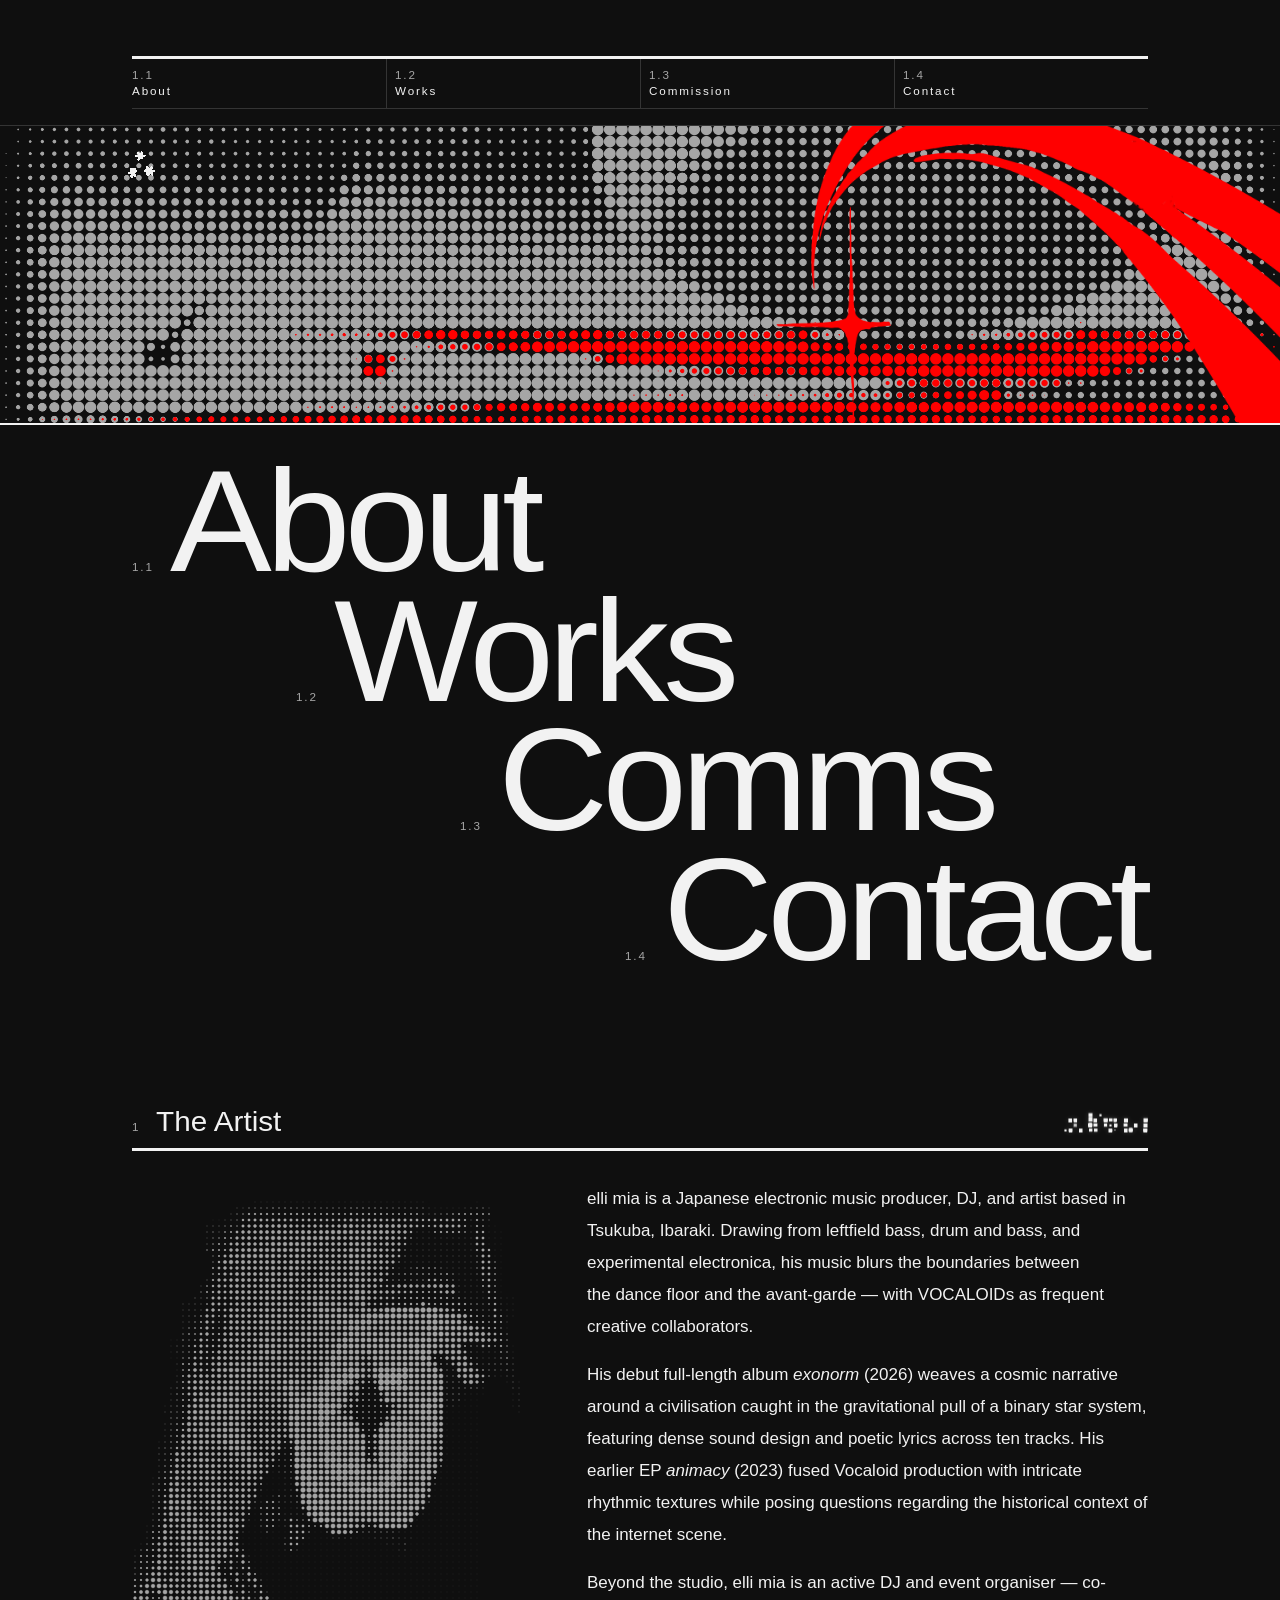
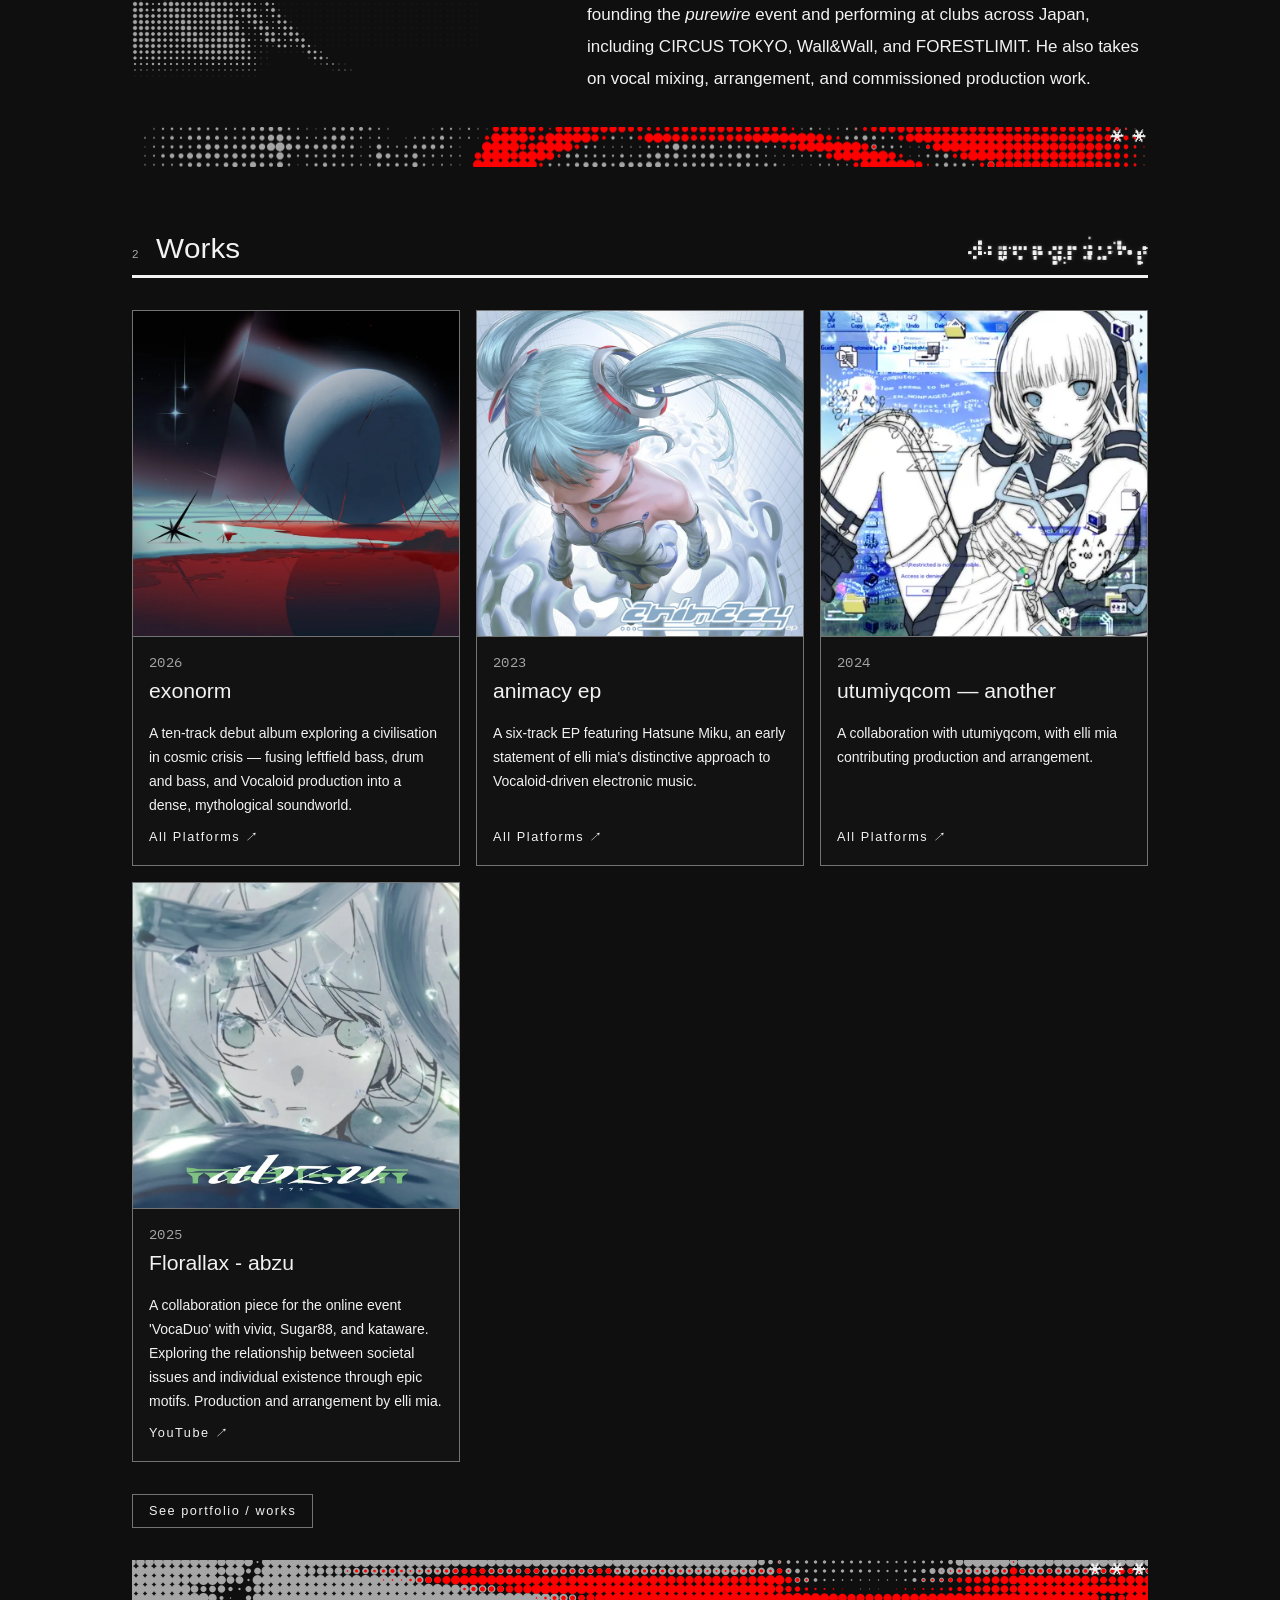
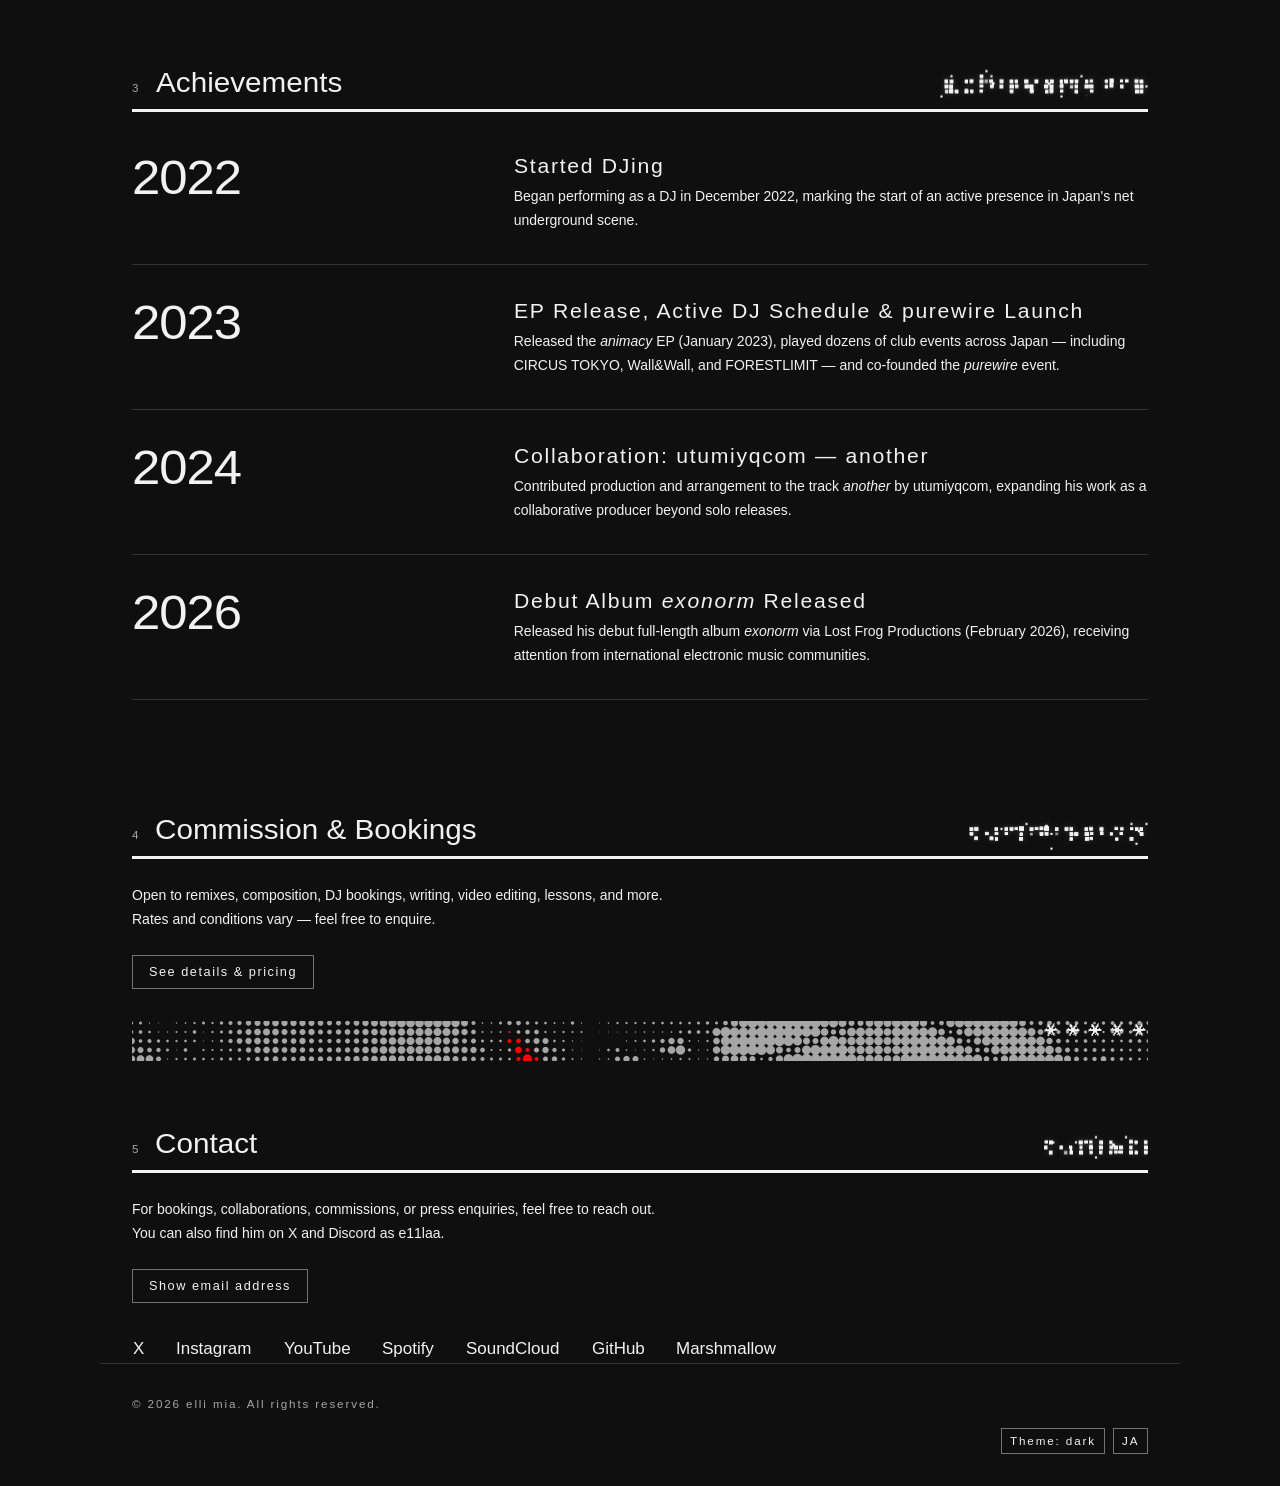
<file: index.html>
<!doctype html>
<html lang="ja" data-theme="dark" data-st="on" data-tl="B" data-lk="B" data-pv="A" data-wl="B" data-ix="stair" data-dc="on">
<head>
<meta charset="utf-8">
<meta name="viewport" content="width=device-width,initial-scale=1">
<meta name="theme-color" content="#0f0f0f" media="(prefers-color-scheme: dark)">
<meta name="theme-color" content="#f2f2f2" media="(prefers-color-scheme: light)">
<link rel="manifest" href="/manifest.json">
<link rel="icon" href="/favicon.ico" sizes="any">
<link rel="apple-touch-icon" href="/images/profile.png">
<meta name="referrer" content="strict-origin-when-cross-origin">
<link rel="preconnect" href="https://fonts.googleapis.com">
<link rel="preconnect" href="https://fonts.gstatic.com" crossorigin>
<meta content="elli mia（エリエムアイエー）の公式サイト。茨城県つくば市を拠点に活動する電子音楽プロデューサー・DJ・アーティスト。作品、出演歴、制作依頼情報を掲載しています。" name="description"/>
<meta content="elli mia" property="og:title"/>
<meta content="elli miaの公式サイト。作品や出演情報を掲載します。" property="og:description"/>
<meta content="website" property="og:type"/>
<meta content="https://ellimia.net/" property="og:url"/>
<meta content="elli mia" property="og:site_name"/>
<meta content="https://ellimia.net/images/exonorm-jacket.webp" property="og:image"/>
<meta content="exonorm cover art" property="og:image:alt"/>
<meta content="summary_large_image" name="twitter:card"/>
<meta content="@e11laa" name="twitter:site"/>
<meta content="elli mia" name="twitter:title"/>
<meta content="elli miaの公式サイト。作品や出演情報を掲載します。" name="twitter:description"/>
<meta content="https://ellimia.net/images/exonorm-jacket.webp" name="twitter:image"/>
<meta content="exonorm cover art" name="twitter:image:alt"/>
<link href="https://ellimia.net/" rel="canonical"/>
<title>elli mia</title>
<script type="application/ld+json">
  {
    "@context": "https://schema.org",
    "@graph": [
      {
        "@type": "WebSite",
        "@id": "https://ellimia.net/#website",
        "url": "https://ellimia.net/",
        "name": "elli mia",
        "alternateName": [
          "ellimia",
          "エリエムアイエー"
        ],
        "inLanguage": [
          "ja",
          "en"
        ]
      },
      {
        "@type": "ProfilePage",
        "@id": "https://ellimia.net/#webpage",
        "url": "https://ellimia.net/",
        "name": "elli mia（エリエムアイエー）公式サイト",
        "isPartOf": {
          "@id": "https://ellimia.net/#website"
        },
        "mainEntity": {
          "@id": "https://ellimia.net/#artist"
        },
        "inLanguage": [
          "ja",
          "en"
        ]
      },
      {
        "@type": "Person",
        "@id": "https://ellimia.net/#artist",
        "name": "elli mia",
        "alternateName": [
          "ellimia",
          "エリエムアイエー",
          "エリミア"
        ],
        "url": "https://ellimia.net/",
        "mainEntityOfPage": {
          "@id": "https://ellimia.net/#webpage"
        },
        "image": "https://ellimia.net/images/profile.png",
        "jobTitle": "Electronic Music Producer, DJ, Artist",
        "description": "茨城県つくば市を拠点とする電子音楽プロデューサー、DJ、アーティスト。",
        "sameAs": [
          "https://www.instagram.com/elix112_/",
          "https://www.youtube.com/@elli-mia",
          "https://open.spotify.com/artist/6jZG2yZgv6K8NjivcnTQMj",
          "https://soundcloud.com/eli2k3",
          "https://twitter.com/e11laa"
        ]
      }
    ]
  }
  </script>
<link rel="stylesheet" href="https://fonts.googleapis.com/css2?family=Arimo:wght@400;500&family=IBM+Plex+Mono:wght@400&family=Zen+Kaku+Gothic+Antique:wght@400;500;700&family=Zen+Kaku+Gothic+New:wght@400;500;700&family=BIZ+UDPGothic:wght@400;700&family=Special+Elite&display=swap">
<link rel="stylesheet" href="css/style.css">
</head>
<body data-page="index">

<svg width="0" height="0" style="position:absolute" aria-hidden="true"><defs>
<linearGradient id="sg" gradientUnits="userSpaceOnUse" x1="0" y1="0" x2="0" y2="64"><stop offset="0" style="stop-color:var(--silver-1)"/><stop offset=".34" style="stop-color:var(--silver-2)"/><stop offset=".52" style="stop-color:var(--silver-3)"/><stop offset=".76" style="stop-color:var(--silver-4)"/><stop offset="1" style="stop-color:var(--silver-5)"/></linearGradient>
<filter id="f3" x="-50%" y="-50%" width="200%" height="200%" color-interpolation-filters="sRGB"><feTurbulence type="fractalNoise" baseFrequency=".42" numOctaves="3" seed="7" result="n"/><feDisplacementMap in="SourceGraphic" in2="n" scale="3" xChannelSelector="R" yChannelSelector="G" result="d"/><feComponentTransfer in="d" result="core"><feFuncA type="linear" slope="1.35" intercept="-.05"/></feComponentTransfer><feGaussianBlur in="SourceAlpha" stdDeviation=".5" result="wb"/><feTurbulence type="fractalNoise" baseFrequency=".6" numOctaves="2" seed="19" result="n3"/><feDisplacementMap in="wb" in2="n3" scale="4" xChannelSelector="G" yChannelSelector="B" result="wd"/><feComponentTransfer in="wd" result="spots"><feFuncA type="linear" slope="8" intercept="-3.9"/></feComponentTransfer><feTurbulence type="fractalNoise" baseFrequency="1.2" numOctaves="1" seed="3" result="n2"/><feColorMatrix in="n2" type="matrix" values="0 0 0 0 0  0 0 0 0 0  0 0 0 0 0  0 0 0 3.4 -1.3" result="m"/><feComposite in="spots" in2="m" operator="in" result="sp2"/><feFlood flood-color="#b9b9b9" result="fl"/><feComposite in="fl" in2="sp2" operator="in" result="ink"/><feMerge><feMergeNode in="ink"/><feMergeNode in="core"/></feMerge></filter>
<filter id="f2" x="-8%" y="-8%" width="116%" height="116%"><feGaussianBlur in="SourceGraphic" stdDeviation=".7" result="b"/><feTurbulence type="fractalNoise" baseFrequency=".07" numOctaves="3" seed="5" result="n"/><feDisplacementMap in="b" in2="n" scale="4" result="d"/><feComponentTransfer><feFuncA type="discrete" tableValues="0 1 1 1"/></feComponentTransfer></filter>
</defs></svg><noscript><div class="nt" role="note"><span class="label muted">Notice</span><p class="body-sm">このサイトの一部の機能(言語切替・メールアドレス表示)にはJavaScriptが必要です。<br>Some features (language toggle, email reveal) require JavaScript.</p></div></noscript>
<a class="skip label" href="#main">Skip to main content</a>
<header class="hd" role="banner"><div class="page hd-in">
 <a  class="home label" href="index.html" data-go="index">elli mia(トップへ)</a>
 <button id="menu" type="button" hidden aria-hidden="true"></button>
 <div class="hd-row"><div class="deco" aria-hidden="true"></div></div>
 <nav aria-label="メインナビゲーション"><ul class="nv" id="nv" role="list"><li><a  class="label" href="#about" data-go="about"><span class="num label muted" aria-hidden="true">1.1</span><span class="t">About</span></a></li><li><a  class="label" href="portfolio.html" data-go="works"><span class="num label muted" aria-hidden="true">1.2</span><span class="t">Works</span></a></li><li><a  class="label" href="commission.html" data-go="commission"><span class="num label muted" aria-hidden="true">1.3</span><span class="t">Commission</span></a></li><li><a  class="label" href="#contact" data-go="contact"><span class="num label muted" aria-hidden="true">1.4</span><span class="t">Contact</span></a></li></ul></nav>
</div></header>
<div class="dec dband dhero" aria-hidden="true" style="--h:300px;--mi:var(--m-hc_x-i);--mr:var(--m-hc_x-r);--mw:1020px;--mh:336px;--py:90%"><div class="dm"><div class="l i"></div><div class="l r"></div></div><div class="dc"><img class="met red" alt="" src="images/deco/red-ribbon-1aa25bc7.png" style="top:calc(66.6667% - 0.7554 * var(--h));height:150%;left:calc(66.6667% - 0.7242 * var(--h));"><span class="pl c-ink " style="left:max(24px,calc(50% - 516px));top:22px;transform:rotate(-4deg);opacity:1;width:34px;height:auto;"><svg class="stp" viewBox="0 0 64 64" width="64" height="64" aria-hidden="true"><path d="M23.0 15.0L41.0 15.0M27.5 7.2L36.5 22.8M36.5 7.2L27.5 22.8M7.0 45.0L25.0 45.0M11.5 37.2L20.5 52.8M20.5 37.2L11.5 52.8M39.0 45.0L57.0 45.0M43.5 37.2L52.5 52.8M52.5 37.2L43.5 52.8" stroke-width="3.2" stroke-linecap="butt" fill="none"/></svg></span></div></div>
<main id="main">
<div class="view page" id="v-index" data-wl="B">
 <section class="hero" aria-labelledby="h1"><h1 id="h1" class="sr">elli mia</h1>
  <ol class="stair" role="list" aria-label="ページ内の目次"><li class="sr-row" style="--i:0"><span class="label muted" aria-hidden="true">1.1</span><a class="sr-a" href="#about">About</a></li><li class="sr-row" style="--i:1"><span class="label muted" aria-hidden="true">1.2</span><a class="sr-a" href="#works">Works</a></li><li class="sr-row" style="--i:2"><span class="label muted" aria-hidden="true">1.3</span><a class="sr-a" href="#commission-cta">Comms</a></li><li class="sr-row" style="--i:3"><span class="label muted" aria-hidden="true">1.4</span><a class="sr-a" href="#contact">Contact</a></li></ol>
 </section>
 <section id="about" class="sec" aria-labelledby="about-h">
  <div class="sec-h"><span class="label muted" aria-hidden="true">1</span><h2 id="about-h" class="display-md">プロフィール</h2><span class="dl" role="img" aria-label="about" style="--mm:var(--m-lb-about);--lw:168;--lh:87;--ld:31"></span></div>
  <div class="about"><div class="portrait hq" role="img" aria-label="elli miaのプロフィール画像(赤い目のアップ、網点)"><div class="hp"></div></div><div class="about-t body"><p>elli mia（エリエムアイエー）は、茨城県つくば市を拠点とする電子音楽プロデューサー・DJ・アーティスト。</p><p>2023年リリースのEP『animacy』では、VOCALOIDプロダクションと精緻なリズムテクスチャーを融合させ、インターネットシーンが抱える歴史的な問題を提起。1stアルバム『exonorm』(2026年)は、連星系の重力に捕らわれた文明の宇宙的危機を描き、緻密なサウンドデザインと詩的な歌詞が交錯する。</p><p>DJ・イベントオーガナイザーとしても活動。自身のイベント『purewire』を共催したほか、CIRCUS TOKYO・Wall&amp;Wall・FORESTLIMIT・Barフェーダーなど日本各地のクラブで出演。ボーカルミックス・アレンジ・楽曲制作のクライアントワークも行う。</p></div></div>
 </section>
 <div class="dec dband dstrip" aria-hidden="true" style="--h:40px;--mi:var(--m-bin_v-i);--mr:var(--m-bin_v-r);--mw:1017px;--mh:333px;--py:4%"><div class="dm"><div class="l i"></div><div class="l r"></div></div><div class="dc"><span class="pl c-ink rough" style="left:calc(100% - 40px);top:calc(50%% - 9px);transform:rotate(-3deg);opacity:1;width:18px;height:auto;filter:url(#f3);"><svg class="stp" viewBox="0 0 64 64" width="64" height="64" aria-hidden="true"><path d="M9.0 32.0L55.0 32.0M20.5 12.1L43.5 51.9M43.5 12.1L20.5 51.9" stroke-width="5" stroke-linecap="butt" fill="none"/></svg></span><span class="pl c-ink rough" style="left:calc(100% - 18px);top:calc(50%% - 9px);transform:rotate(2deg);opacity:1;width:18px;height:auto;filter:url(#f3);"><svg class="stp" viewBox="0 0 64 64" width="64" height="64" aria-hidden="true"><path d="M9.0 32.0L55.0 32.0M20.5 12.1L43.5 51.9M43.5 12.1L20.5 51.9" stroke-width="5" stroke-linecap="butt" fill="none"/></svg></span></div></div><section id="works" class="sec" aria-labelledby="works-h">
  <div class="sec-h"><span class="label muted" aria-hidden="true">2</span><h2 id="works-h" class="display-md">代表作</h2><span class="dl" role="img" aria-label="discography" style="--mm:var(--m-lb-discography);--lw:361;--lh:87;--ld:31"></span></div>
  <div class="works-g" data-wl="B"><article class="it"><div class="full"><div class="th"><img src="images/works/jacket-exonorm-efd0c635.webp" alt="exonorm cover art" loading="lazy"></div><div class="tx"><div class="hd2"><span class="data muted yr">2026</span></div><h3 class="ttl display-sm">exonorm</h3><div class="cl"><p class="body desc">宇宙的危機に瀕した文明の神話から現代の問題を描く1stアルバム。レフトフィールドベース、ドラムンベース、ボカロプロダクションを融合させ、深遠なサウンドスケープを展開する。</p></div><div class="lks"><a class="lnk label" href="https://linkco.re/8gCd3fB0" target="_blank" rel="noopener noreferrer">All Platforms<span aria-hidden="true"> ↗</span><span class="sr">(新しいタブで開く)</span></a></div></div></div></article><article class="it"><div class="full"><div class="th"><img src="images/works/jacket-animacy-ep-c9f10ec3.webp" alt="animacy ep cover art" loading="lazy"></div><div class="tx"><div class="hd2"><span class="data muted yr">2023</span></div><h3 class="ttl display-sm">animacy ep</h3><div class="cl"><p class="body desc">初音ミクをフィーチャーした6曲入りEP。VOCALOIDを核にした電子音楽への独自アプローチを打ち出した初期の代表作。</p></div><div class="lks"><a class="lnk label" href="https://linkco.re/QbRPX1Mz" target="_blank" rel="noopener noreferrer">All Platforms<span aria-hidden="true"> ↗</span><span class="sr">(新しいタブで開く)</span></a></div></div></div></article><article class="it"><div class="full"><div class="th"><img src="images/works/jacket-utumiyqcom-another-359d9feb.webp" alt="utumiyqcom — another cover art" loading="lazy"></div><div class="tx"><div class="hd2"><span class="data muted yr">2024</span></div><h3 class="ttl display-sm">utumiyqcom — another</h3><div class="cl"><p class="body desc">utumiyqcomとの共作作品。elli miaがプロダクション・アレンジを担当。</p></div><div class="lks"><a class="lnk label" href="https://linkco.re/V1qEdmSc" target="_blank" rel="noopener noreferrer">All Platforms<span aria-hidden="true"> ↗</span><span class="sr">(新しいタブで開く)</span></a></div></div></div></article><article class="it"><div class="full"><div class="th"><img src="images/works/jacket-florallax-abzu-e9b4be4f.webp" alt="Florallax - abzu cover art" loading="lazy"></div><div class="tx"><div class="hd2"><span class="data muted yr">2025</span></div><h3 class="ttl display-sm">Florallax - abzu</h3><div class="cl"><p class="body desc">viviα、Sugar88、katawareとの、オンラインイベント『ボカデュオ』での合作。社会が抱える問題とそれをうけた個人の在り方を、叙事詩的モチーフとともに描く。elli miaがプロダクション・アレンジを担当。</p></div><div class="lks"><a class="lnk label" href="https://youtu.be/cW3B8-HhOlM" target="_blank" rel="noopener noreferrer">YouTube<span aria-hidden="true"> ↗</span><span class="sr">(新しいタブで開く)</span></a></div></div></div></article></div>
  <div class="more"><a  class="bt bt-s label" href="portfolio.html">作品一覧を見る</a></div>
 </section>
 <div class="dec dband dstrip" aria-hidden="true" style="--h:40px;--mi:var(--m-st_x-i);--mr:var(--m-st_x-r);--mw:1080px;--mh:45px;--py:50%"><div class="dm"><div class="l i"></div><div class="l r"></div></div><div class="dc"><span class="pl c-ink rough" style="left:calc(100% - 62px);top:calc(50%% - 9px);transform:rotate(-3deg);opacity:1;width:18px;height:auto;filter:url(#f3);"><svg class="stp" viewBox="0 0 64 64" width="64" height="64" aria-hidden="true"><path d="M9.0 32.0L55.0 32.0M20.5 12.1L43.5 51.9M43.5 12.1L20.5 51.9" stroke-width="5" stroke-linecap="butt" fill="none"/></svg></span><span class="pl c-ink rough" style="left:calc(100% - 40px);top:calc(50%% - 9px);transform:rotate(2deg);opacity:1;width:18px;height:auto;filter:url(#f3);"><svg class="stp" viewBox="0 0 64 64" width="64" height="64" aria-hidden="true"><path d="M9.0 32.0L55.0 32.0M20.5 12.1L43.5 51.9M43.5 12.1L20.5 51.9" stroke-width="5" stroke-linecap="butt" fill="none"/></svg></span><span class="pl c-ink rough" style="left:calc(100% - 18px);top:calc(50%% - 9px);transform:rotate(-1deg);opacity:1;width:18px;height:auto;filter:url(#f3);"><svg class="stp" viewBox="0 0 64 64" width="64" height="64" aria-hidden="true"><path d="M9.0 32.0L55.0 32.0M20.5 12.1L43.5 51.9M43.5 12.1L20.5 51.9" stroke-width="5" stroke-linecap="butt" fill="none"/></svg></span></div></div><section id="achievements" class="sec" aria-labelledby="ach-h">
  <div class="sec-h"><span class="label muted" aria-hidden="true">3</span><h2 id="ach-h" class="display-md">経歴</h2><span class="dl" role="img" aria-label="achievements" style="--mm:var(--m-lb-achievements);--lw:416;--lh:87;--ld:31"></span></div>
  <ol class="tl" role="list"><li class="tl-i"><span class="data muted tl-y">2022</span><div><h3 class="display-sm">DJとして活動開始</h3><p class="body">2022年12月にDJとしてのキャリアをスタート。日本のネット・アンダーグラウンドシーンへの本格的な参入を果たした。</p></div></li><li class="tl-i"><span class="data muted tl-y">2023</span><div><h3 class="display-sm">EPリリース(2023年1月)、DJ活動本格化 &amp; purewire始動</h3><p class="body">『animacy』EP(2023年1月)をリリース。CIRCUS TOKYO・Wall&amp;Wall・FORESTLIMITを含む日本各地で数十のクラブイベントに出演。自身のイベント『purewire』を共同設立。</p></div></li><li class="tl-i"><span class="data muted tl-y">2024</span><div><h3 class="display-sm">共作：utumiyqcom — another</h3><p class="body">utumiyqcom『another』にプロダクション・アレンジとして参加。ソロ活動を超えたコラボレーターとしての側面を広げた。</p></div></li><li class="tl-i"><span class="data muted tl-y">2026</span><div><h3 class="display-sm">デビューアルバム『exonorm』リリース</h3><p class="body">Lost Frog Productionsよりデビューフルアルバム『exonorm』(2026年2月)をリリース。国際的な電子音楽コミュニティでも注目を集めている。</p></div></li></ol>
 </section>
 <section id="commission-cta" class="sec" aria-labelledby="cta-h">
  <div class="sec-h"><span class="label muted" aria-hidden="true">4</span><h2 id="cta-h" class="display-md">ご依頼・共作</h2><span class="dl" role="img" aria-label="commission" style="--mm:var(--m-lb-commission);--lw:358;--lh:87;--ld:31"></span></div>
  <p class="body" style="margin-top:var(--space-3)">リミックス・作編曲・DJ出演・執筆・動画編集・DTM講座など、幅広いご依頼をお受けしています。<br>料金・条件はご相談ください。</p>
  <div class="more"><a  class="bt bt-s label" href="commission.html">詳細・料金を見る</a></div>
 </section>
 <div class="dec dband dstrip" aria-hidden="true" style="--h:40px;--mi:var(--m-st_a-i);--mr:var(--m-st_a-r);--mw:1080px;--mh:45px;--py:50%"><div class="dm"><div class="l i"></div><div class="l r"></div></div><div class="dc"><span class="pl c-ink rough" style="left:calc(100% - 106px);top:calc(50%% - 9px);transform:rotate(-3deg);opacity:1;width:18px;height:auto;filter:url(#f3);"><svg class="stp" viewBox="0 0 64 64" width="64" height="64" aria-hidden="true"><path d="M9.0 32.0L55.0 32.0M20.5 12.1L43.5 51.9M43.5 12.1L20.5 51.9" stroke-width="5" stroke-linecap="butt" fill="none"/></svg></span><span class="pl c-ink rough" style="left:calc(100% - 84px);top:calc(50%% - 9px);transform:rotate(2deg);opacity:1;width:18px;height:auto;filter:url(#f3);"><svg class="stp" viewBox="0 0 64 64" width="64" height="64" aria-hidden="true"><path d="M9.0 32.0L55.0 32.0M20.5 12.1L43.5 51.9M43.5 12.1L20.5 51.9" stroke-width="5" stroke-linecap="butt" fill="none"/></svg></span><span class="pl c-ink rough" style="left:calc(100% - 62px);top:calc(50%% - 9px);transform:rotate(-1deg);opacity:1;width:18px;height:auto;filter:url(#f3);"><svg class="stp" viewBox="0 0 64 64" width="64" height="64" aria-hidden="true"><path d="M9.0 32.0L55.0 32.0M20.5 12.1L43.5 51.9M43.5 12.1L20.5 51.9" stroke-width="5" stroke-linecap="butt" fill="none"/></svg></span><span class="pl c-ink rough" style="left:calc(100% - 40px);top:calc(50%% - 9px);transform:rotate(3deg);opacity:1;width:18px;height:auto;filter:url(#f3);"><svg class="stp" viewBox="0 0 64 64" width="64" height="64" aria-hidden="true"><path d="M9.0 32.0L55.0 32.0M20.5 12.1L43.5 51.9M43.5 12.1L20.5 51.9" stroke-width="5" stroke-linecap="butt" fill="none"/></svg></span><span class="pl c-ink rough" style="left:calc(100% - 18px);top:calc(50%% - 9px);transform:rotate(-2deg);opacity:1;width:18px;height:auto;filter:url(#f3);"><svg class="stp" viewBox="0 0 64 64" width="64" height="64" aria-hidden="true"><path d="M9.0 32.0L55.0 32.0M20.5 12.1L43.5 51.9M43.5 12.1L20.5 51.9" stroke-width="5" stroke-linecap="butt" fill="none"/></svg></span></div></div><section id="contact" class="sec" aria-labelledby="ct-h">
  <div class="sec-h"><span class="label muted" aria-hidden="true">5</span><h2 id="ct-h" class="display-md">お問い合わせ</h2><span class="dl" role="img" aria-label="contact" style="--mm:var(--m-lb-contact);--lw:208;--lh:87;--ld:31"></span></div>
  <div class="contact-in"><p class="body">ブッキング、共作、楽曲制作の依頼、取材などのお問い合わせはお気軽にどうぞ。<br>X・Discordは<strong>e11laa</strong>です。</p>
   <div class="mail" id="mail"><button class="bt label" id="reveal" type="button" aria-label="メールアドレスを表示">メールアドレスを表示</button><span class="data addr">(メールアドレス: 表示後にここへ入る)</span><span class="label muted done" role="status">コピーしました</span></div>
   <nav aria-label="SNS・外部リンク"><ul class="links" role="list"><li class="lk-r"><a href="https://twitter.com/e11laa" target="_blank" rel="me noopener noreferrer"><span class="nm">X<span class="sr">(新しいタブで開く)</span></span><span class="data muted hs">twitter.com/e11laa ↗</span></a></li><li class="lk-r"><a href="https://www.instagram.com/elix112_/" target="_blank" rel="me noopener noreferrer"><span class="nm">Instagram<span class="sr">(新しいタブで開く)</span></span><span class="data muted hs">instagram.com/elix112_ ↗</span></a></li><li class="lk-r"><a href="https://www.youtube.com/@elli-mia" target="_blank" rel="me noopener noreferrer"><span class="nm">YouTube<span class="sr">(新しいタブで開く)</span></span><span class="data muted hs">youtube.com/@elli-mia ↗</span></a></li><li class="lk-r"><a href="https://open.spotify.com/artist/6jZG2yZgv6K8NjivcnTQMj" target="_blank" rel="me noopener noreferrer"><span class="nm">Spotify<span class="sr">(新しいタブで開く)</span></span><span class="data muted hs">open.spotify.com/artist/6jZG2yZgv6K8NjivcnTQMj ↗</span></a></li><li class="lk-r"><a href="https://soundcloud.com/eli2k3" target="_blank" rel="me noopener noreferrer"><span class="nm">SoundCloud<span class="sr">(新しいタブで開く)</span></span><span class="data muted hs">soundcloud.com/eli2k3 ↗</span></a></li><li class="lk-r"><a href="https://github.com/e11laa" target="_blank" rel="me noopener noreferrer"><span class="nm">GitHub<span class="sr">(新しいタブで開く)</span></span><span class="data muted hs">github.com/e11laa ↗</span></a></li><li class="lk-r"><a href="https://marshmallow-qa.com/ciplaf" target="_blank" rel="me noopener noreferrer"><span class="nm">マシュマロ<span class="sr">(新しいタブで開く)</span></span><span class="data muted hs">marshmallow-qa.com/ciplaf ↗</span></a></li></ul></nav>
  </div>
 </section>
</div>

</main>
<footer class="ft page"><p class="label muted">© 2026 elli mia. All rights reserved.</p><div class="ctl"><button class="btn label" id="th" type="button">Theme: dark</button><button class="btn label" type="button" aria-label="Switch to English">EN</button></div></footer>
<script src="js/main.js"></script>
</body>
</html>
</file>
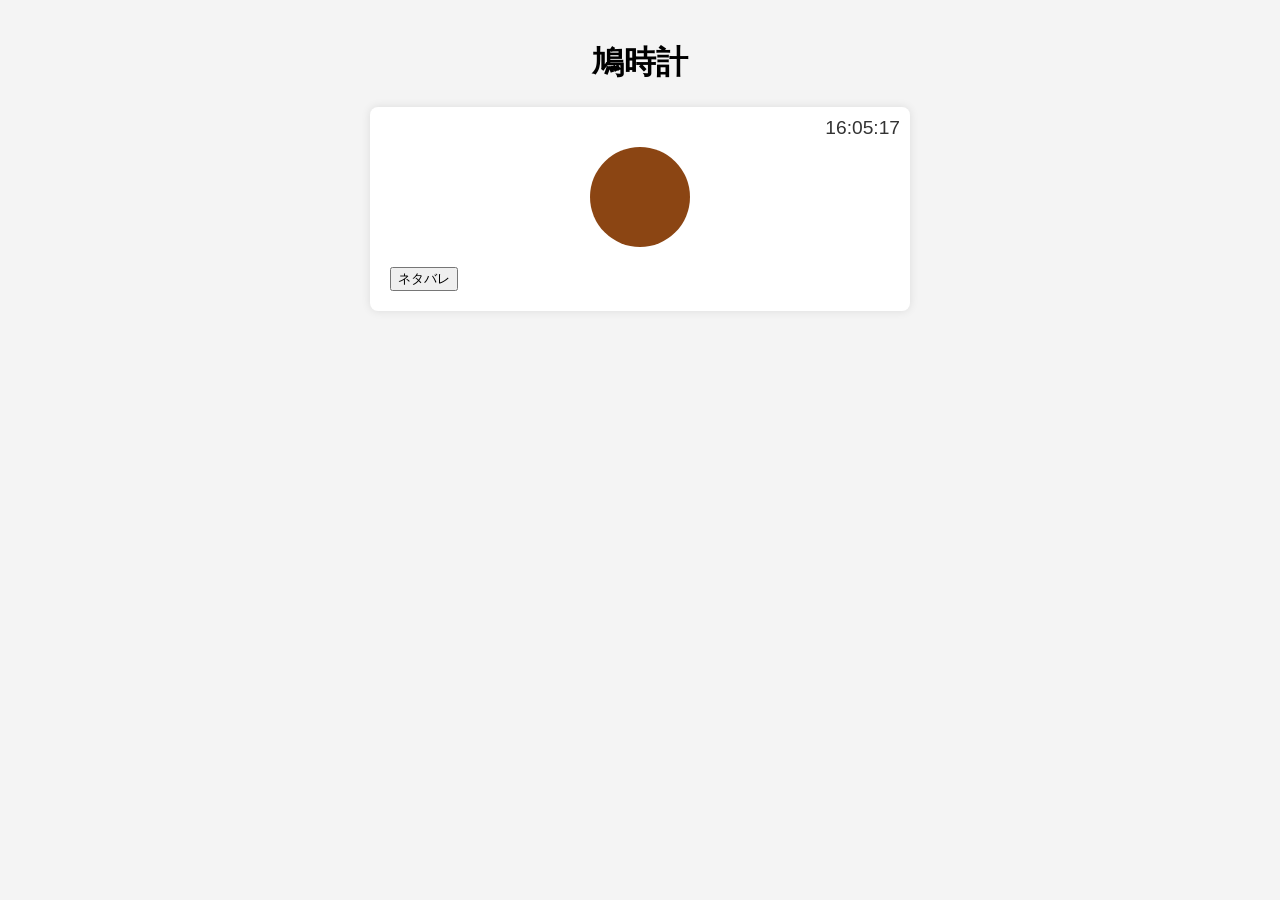
<file: cockoo-clock.html>
<!DOCTYPE html>
<html lang="ja">
<head>
    <meta charset="UTF-8">
    <meta name="viewport" content="width=device-width, initial-scale=1.0">
    <title>鳩時計</title>
    <link rel="stylesheet" href="style.css">
</head>
<body>
    <h1 style="font-family: 'MS Gothic', sans-serif; text-align: center;">鳩時計</h1>
    <div class="container">
        <div id="clock"></div>
        <div id="cuckooClock">
            <div id="cuckoo"></div>
        </div>
        <button id="testCuckooBtn">ネタバレ</button>
    </div>
    <script src="script.js"></script>
</body>
</html>
</file>
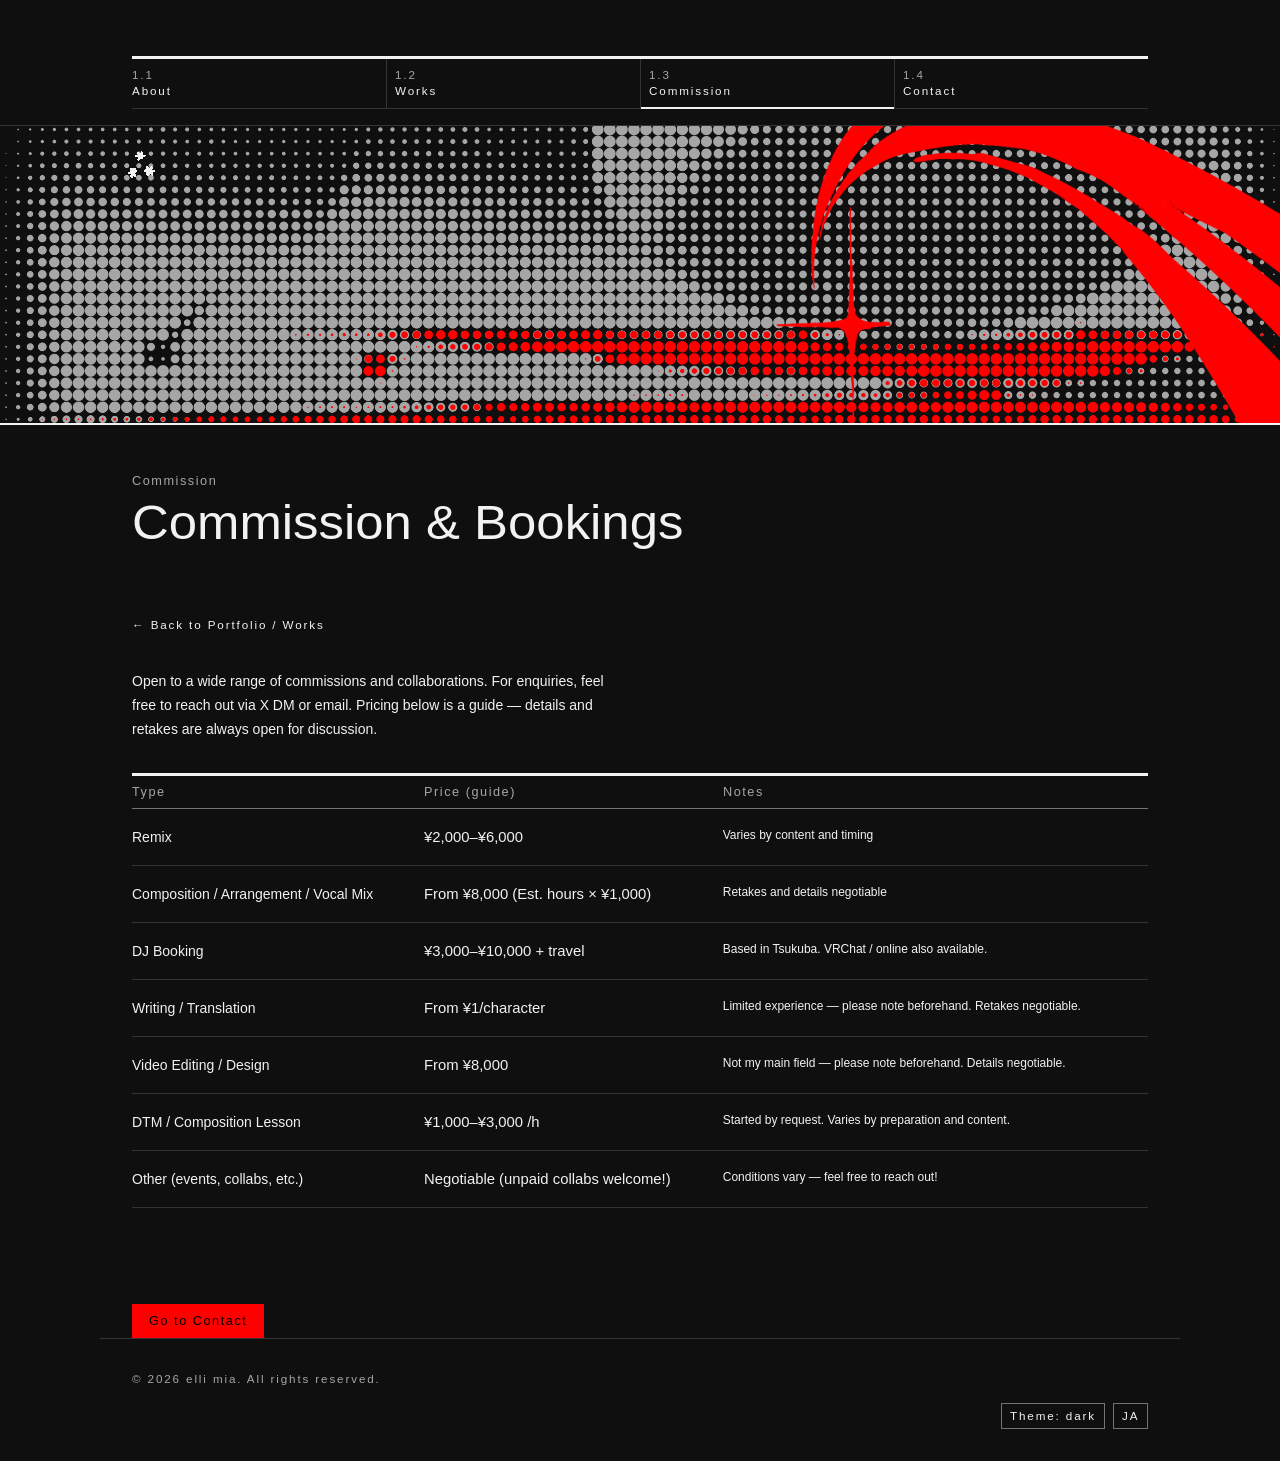
<file: commission.html>
<!doctype html>
<html lang="ja" data-theme="dark" data-st="on" data-tl="B" data-lk="B" data-pv="A" data-wl="B" data-ix="stair" data-dc="on">
<head>
<meta charset="utf-8">
<meta name="viewport" content="width=device-width,initial-scale=1">
<meta name="theme-color" content="#0f0f0f" media="(prefers-color-scheme: dark)">
<meta name="theme-color" content="#f2f2f2" media="(prefers-color-scheme: light)">
<link rel="manifest" href="/manifest.json">
<link rel="icon" href="/favicon.ico" sizes="any">
<link rel="apple-touch-icon" href="/images/profile.png">
<meta name="referrer" content="strict-origin-when-cross-origin">
<link rel="preconnect" href="https://fonts.googleapis.com">
<link rel="preconnect" href="https://fonts.gstatic.com" crossorigin>
<meta content="elli mia へのご依頼・共作のご案内。リミックス・作編曲・DJ出演・翻訳・動画編集・DTM講座など。" name="description"/>
<meta content="ご依頼など | elli mia" property="og:title"/>
<meta content="リミックス・作編曲・DJ出演・翻訳・動画編集・DTM講座など、各種ご依頼を受け付けています。" property="og:description"/>
<meta content="website" property="og:type"/>
<meta content="https://ellimia.net/commission.html" property="og:url"/>
<meta content="elli mia" property="og:site_name"/>
<meta content="https://ellimia.net/images/exonorm-jacket.webp" property="og:image"/>
<meta content="exonorm cover art" property="og:image:alt"/>
<meta content="summary_large_image" name="twitter:card"/>
<meta content="@e11laa" name="twitter:site"/>
<meta content="ご依頼など | elli mia" name="twitter:title"/>
<meta content="リミックス・作編曲・DJ出演・翻訳・動画編集・DTM講座など、各種ご依頼を受け付けています。" name="twitter:description"/>
<meta content="https://ellimia.net/images/exonorm-jacket.webp" name="twitter:image"/>
<meta content="exonorm cover art" name="twitter:image:alt"/>
<link href="https://ellimia.net/commission.html" rel="canonical"/>
<title>ご依頼など | elli mia</title>
<script type="application/ld+json">
  {
    "@context": "https://schema.org",
    "@type": "BreadcrumbList",
    "itemListElement": [{
      "@type": "ListItem",
      "position": 1,
      "name": "Home",
      "item": "https://ellimia.net/"
    },{
      "@type": "ListItem",
      "position": 2,
      "name": "Commission",
      "item": "https://ellimia.net/commission.html"
    }]
  }
  </script>
<link rel="stylesheet" href="https://fonts.googleapis.com/css2?family=Arimo:wght@400;500&family=IBM+Plex+Mono:wght@400&family=Zen+Kaku+Gothic+Antique:wght@400;500;700&family=Zen+Kaku+Gothic+New:wght@400;500;700&family=BIZ+UDPGothic:wght@400;700&family=Special+Elite&display=swap">
<link rel="stylesheet" href="css/style.css">
</head>
<body data-page="commission">

<svg width="0" height="0" style="position:absolute" aria-hidden="true"><defs>
<linearGradient id="sg" gradientUnits="userSpaceOnUse" x1="0" y1="0" x2="0" y2="64"><stop offset="0" style="stop-color:var(--silver-1)"/><stop offset=".34" style="stop-color:var(--silver-2)"/><stop offset=".52" style="stop-color:var(--silver-3)"/><stop offset=".76" style="stop-color:var(--silver-4)"/><stop offset="1" style="stop-color:var(--silver-5)"/></linearGradient>
<filter id="f3" x="-50%" y="-50%" width="200%" height="200%" color-interpolation-filters="sRGB"><feTurbulence type="fractalNoise" baseFrequency=".42" numOctaves="3" seed="7" result="n"/><feDisplacementMap in="SourceGraphic" in2="n" scale="3" xChannelSelector="R" yChannelSelector="G" result="d"/><feComponentTransfer in="d" result="core"><feFuncA type="linear" slope="1.35" intercept="-.05"/></feComponentTransfer><feGaussianBlur in="SourceAlpha" stdDeviation=".5" result="wb"/><feTurbulence type="fractalNoise" baseFrequency=".6" numOctaves="2" seed="19" result="n3"/><feDisplacementMap in="wb" in2="n3" scale="4" xChannelSelector="G" yChannelSelector="B" result="wd"/><feComponentTransfer in="wd" result="spots"><feFuncA type="linear" slope="8" intercept="-3.9"/></feComponentTransfer><feTurbulence type="fractalNoise" baseFrequency="1.2" numOctaves="1" seed="3" result="n2"/><feColorMatrix in="n2" type="matrix" values="0 0 0 0 0  0 0 0 0 0  0 0 0 0 0  0 0 0 3.4 -1.3" result="m"/><feComposite in="spots" in2="m" operator="in" result="sp2"/><feFlood flood-color="#b9b9b9" result="fl"/><feComposite in="fl" in2="sp2" operator="in" result="ink"/><feMerge><feMergeNode in="ink"/><feMergeNode in="core"/></feMerge></filter>
<filter id="f2" x="-8%" y="-8%" width="116%" height="116%"><feGaussianBlur in="SourceGraphic" stdDeviation=".7" result="b"/><feTurbulence type="fractalNoise" baseFrequency=".07" numOctaves="3" seed="5" result="n"/><feDisplacementMap in="b" in2="n" scale="4" result="d"/><feComponentTransfer><feFuncA type="discrete" tableValues="0 1 1 1"/></feComponentTransfer></filter>
</defs></svg><noscript><div class="nt" role="note"><span class="label muted">Notice</span><p class="body-sm">このサイトの一部の機能(言語切替・メールアドレス表示)にはJavaScriptが必要です。<br>Some features (language toggle, email reveal) require JavaScript.</p></div></noscript>
<a class="skip label" href="#main">Skip to main content</a>
<header class="hd" role="banner"><div class="page hd-in">
 <a  class="home label" href="index.html" data-go="index">elli mia(トップへ)</a>
 <button id="menu" type="button" hidden aria-hidden="true"></button>
 <div class="hd-row"><div class="deco" aria-hidden="true"></div></div>
 <nav aria-label="メインナビゲーション"><ul class="nv" id="nv" role="list"><li><a  class="label" href="index.html#about" data-go="about"><span class="num label muted" aria-hidden="true">1.1</span><span class="t">About</span></a></li><li><a  class="label" href="portfolio.html" data-go="works"><span class="num label muted" aria-hidden="true">1.2</span><span class="t">Works</span></a></li><li><a  class="label" href="commission.html" data-go="commission"><span class="num label muted" aria-hidden="true">1.3</span><span class="t">Commission</span></a></li><li><a  class="label" href="index.html#contact" data-go="contact"><span class="num label muted" aria-hidden="true">1.4</span><span class="t">Contact</span></a></li></ul></nav>
</div></header>
<div class="dec dband dhero" aria-hidden="true" style="--h:300px;--mi:var(--m-hc_x-i);--mr:var(--m-hc_x-r);--mw:1020px;--mh:336px;--py:90%"><div class="dm"><div class="l i"></div><div class="l r"></div></div><div class="dc"><img class="met red" alt="" src="images/deco/red-ribbon-1aa25bc7.png" style="top:calc(66.6667% - 0.7554 * var(--h));height:150%;left:calc(66.6667% - 0.7242 * var(--h));"><span class="pl c-ink " style="left:max(24px,calc(50% - 516px));top:22px;transform:rotate(-4deg);opacity:1;width:34px;height:auto;"><svg class="stp" viewBox="0 0 64 64" width="64" height="64" aria-hidden="true"><path d="M23.0 15.0L41.0 15.0M27.5 7.2L36.5 22.8M36.5 7.2L27.5 22.8M7.0 45.0L25.0 45.0M11.5 37.2L20.5 52.8M20.5 37.2L11.5 52.8M39.0 45.0L57.0 45.0M43.5 37.2L52.5 52.8M52.5 37.2L43.5 52.8" stroke-width="3.2" stroke-linecap="butt" fill="none"/></svg></span></div></div>
<main id="main">
<div class="view page" id="v-commission">
 <section class="top" aria-labelledby="c-h">
  <p class="label muted">ご依頼など</p>
  <h1 id="c-h" class="display-lg">ご依頼・共作</h1>
  <a  class="back label" href="portfolio.html"><span aria-hidden="true">← </span>Portfolio / Works</a>
  <p class="body intro-p">幅広いご依頼・共作をお受けしています。お問い合わせはX (旧Twitter) のDMまたはメールにてお気軽にどうぞ。以下の料金はあくまで目安です。内容・リテイクなどはご相談ください。</p>
 </section>
 <section class="sec price" aria-label="料金の目安">
  <div data-v="A"><div class="tbl-wrap" tabindex="0" role="region" aria-label="料金表(横にスクロールできます)"><table class="pt"><thead><tr><th scope="col" class="label muted">依頼種別</th><th scope="col" class="label muted">料金目安</th><th scope="col" class="label muted">備考</th></tr></thead><tbody><tr><td class="body">リミックス</td><td class="body pr"><span class="data">¥2,000</span>〜<span class="data">¥6,000</span></td><td class="body-sm">時期・内容により変動</td></tr><tr><td class="body">作編曲・ボーカルミックス等</td><td class="body pr"><span class="data">¥8,000</span>〜目安(見込み作業時間×<span class="data">¥1,000</span>)</td><td class="body-sm">リテイク・詳細はご相談</td></tr><tr><td class="body">DJ出演</td><td class="body pr"><span class="data">¥3,000</span>〜<span class="data">¥10,000</span> (+ 交通費)</td><td class="body-sm">つくば市在住。VRChatやオンライン出演も可。</td></tr><tr><td class="body">執筆・翻訳等</td><td class="body pr"><span class="data">¥1</span>/文字〜</td><td class="body-sm">受けたことが少ない旨ご了承の上でご依頼ください。リテイクはご相談。</td></tr><tr><td class="body">動画編集・デザイン等</td><td class="body pr"><span class="data">¥8,000</span>〜</td><td class="body-sm">本業ではない旨ご了承ください。詳細はご相談。</td></tr><tr><td class="body">DTM・作曲講座等</td><td class="body pr"><span class="data">¥1,000</span>〜<span class="data">¥3,000</span>/時</td><td class="body-sm">要望があったので開始。準備の有無・内容によって変動</td></tr><tr><td class="body">その他 (イベント・共作企画等)</td><td class="body pr">応相談 (無償でも歓迎！)</td><td class="body-sm">内容・時期によって変動。まずはお気軽にどうぞ！</td></tr></tbody></table></div></div><div data-v="B"><div class="rows" role="list"><div class="rw" role="listitem"><span class="tp">リミックス</span><span class="pr"><span class="data">¥2,000</span>〜<span class="data">¥6,000</span></span><span class="body-sm muted">時期・内容により変動</span></div><div class="rw" role="listitem"><span class="tp">作編曲・ボーカルミックス等</span><span class="pr"><span class="data">¥8,000</span>〜目安(見込み作業時間×<span class="data">¥1,000</span>)</span><span class="body-sm muted">リテイク・詳細はご相談</span></div><div class="rw" role="listitem"><span class="tp">DJ出演</span><span class="pr"><span class="data">¥3,000</span>〜<span class="data">¥10,000</span> (+ 交通費)</span><span class="body-sm muted">つくば市在住。VRChatやオンライン出演も可。</span></div><div class="rw" role="listitem"><span class="tp">執筆・翻訳等</span><span class="pr"><span class="data">¥1</span>/文字〜</span><span class="body-sm muted">受けたことが少ない旨ご了承の上でご依頼ください。リテイクはご相談。</span></div><div class="rw" role="listitem"><span class="tp">動画編集・デザイン等</span><span class="pr"><span class="data">¥8,000</span>〜</span><span class="body-sm muted">本業ではない旨ご了承ください。詳細はご相談。</span></div><div class="rw" role="listitem"><span class="tp">DTM・作曲講座等</span><span class="pr"><span class="data">¥1,000</span>〜<span class="data">¥3,000</span>/時</span><span class="body-sm muted">要望があったので開始。準備の有無・内容によって変動</span></div><div class="rw" role="listitem"><span class="tp">その他 (イベント・共作企画等)</span><span class="pr">応相談 (無償でも歓迎！)</span><span class="body-sm muted">内容・時期によって変動。まずはお気軽にどうぞ！</span></div></div></div><div data-v="C"><div class="cds" role="list"><article class="cd" role="listitem"><h3 class="tp">リミックス</h3><p class="pr"><span class="data">¥2,000</span>〜<span class="data">¥6,000</span></p><p class="body-sm nt">時期・内容により変動</p></article><article class="cd" role="listitem"><h3 class="tp">作編曲・ボーカルミックス等</h3><p class="pr"><span class="data">¥8,000</span>〜目安(見込み作業時間×<span class="data">¥1,000</span>)</p><p class="body-sm nt">リテイク・詳細はご相談</p></article><article class="cd" role="listitem"><h3 class="tp">DJ出演</h3><p class="pr"><span class="data">¥3,000</span>〜<span class="data">¥10,000</span> (+ 交通費)</p><p class="body-sm nt">つくば市在住。VRChatやオンライン出演も可。</p></article><article class="cd" role="listitem"><h3 class="tp">執筆・翻訳等</h3><p class="pr"><span class="data">¥1</span>/文字〜</p><p class="body-sm nt">受けたことが少ない旨ご了承の上でご依頼ください。リテイクはご相談。</p></article><article class="cd" role="listitem"><h3 class="tp">動画編集・デザイン等</h3><p class="pr"><span class="data">¥8,000</span>〜</p><p class="body-sm nt">本業ではない旨ご了承ください。詳細はご相談。</p></article><article class="cd" role="listitem"><h3 class="tp">DTM・作曲講座等</h3><p class="pr"><span class="data">¥1,000</span>〜<span class="data">¥3,000</span>/時</p><p class="body-sm nt">要望があったので開始。準備の有無・内容によって変動</p></article><article class="cd" role="listitem"><h3 class="tp">その他 (イベント・共作企画等)</h3><p class="pr">応相談 (無償でも歓迎！)</p><p class="body-sm nt">内容・時期によって変動。まずはお気軽にどうぞ！</p></article></div></div>
 </section>
 <section class="sec" aria-label="お問い合わせ"><a  class="bt bt-p label" href="index.html#contact">お問い合わせへ</a></section>
</div>

</main>
<footer class="ft page"><p class="label muted">© 2026 elli mia. All rights reserved.</p><div class="ctl"><button class="btn label" id="th" type="button">Theme: dark</button><button class="btn label" type="button" aria-label="Switch to English">EN</button></div></footer>
<script src="js/main.js"></script>
</body>
</html>
</file>
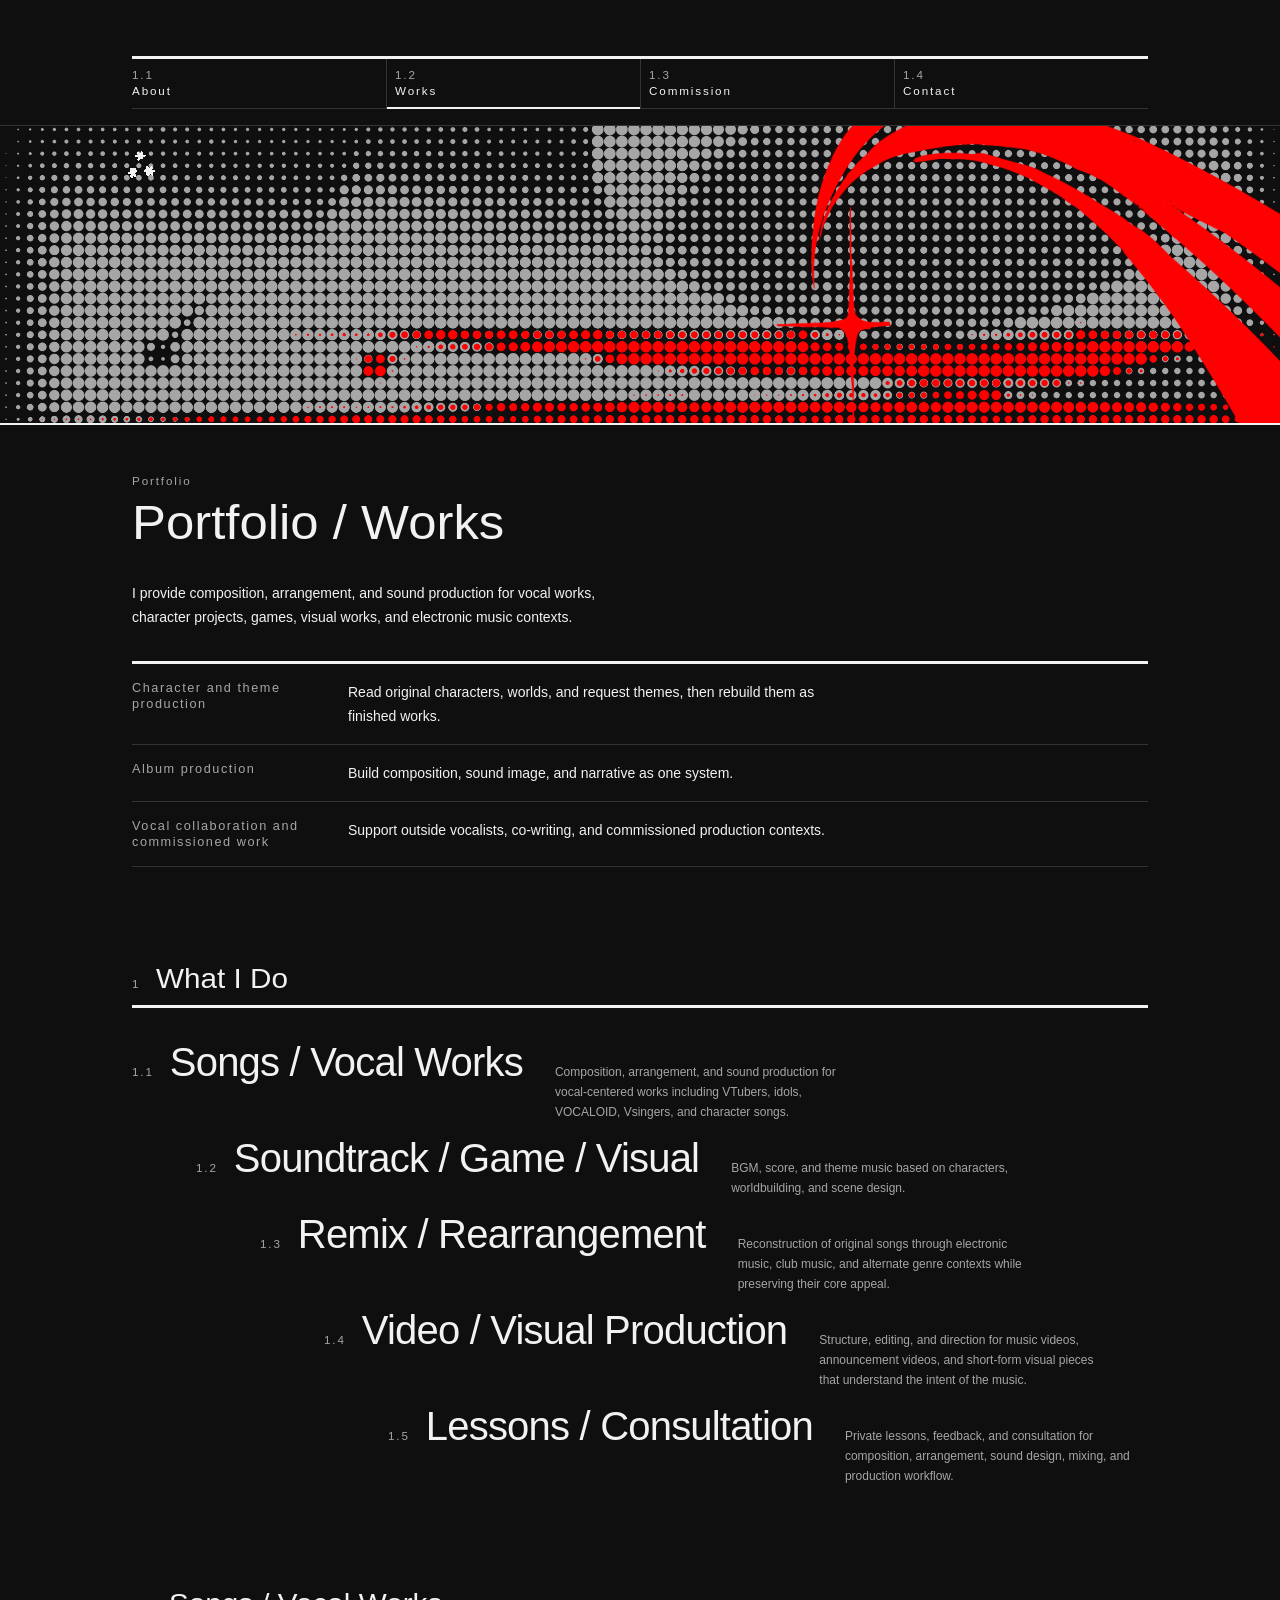
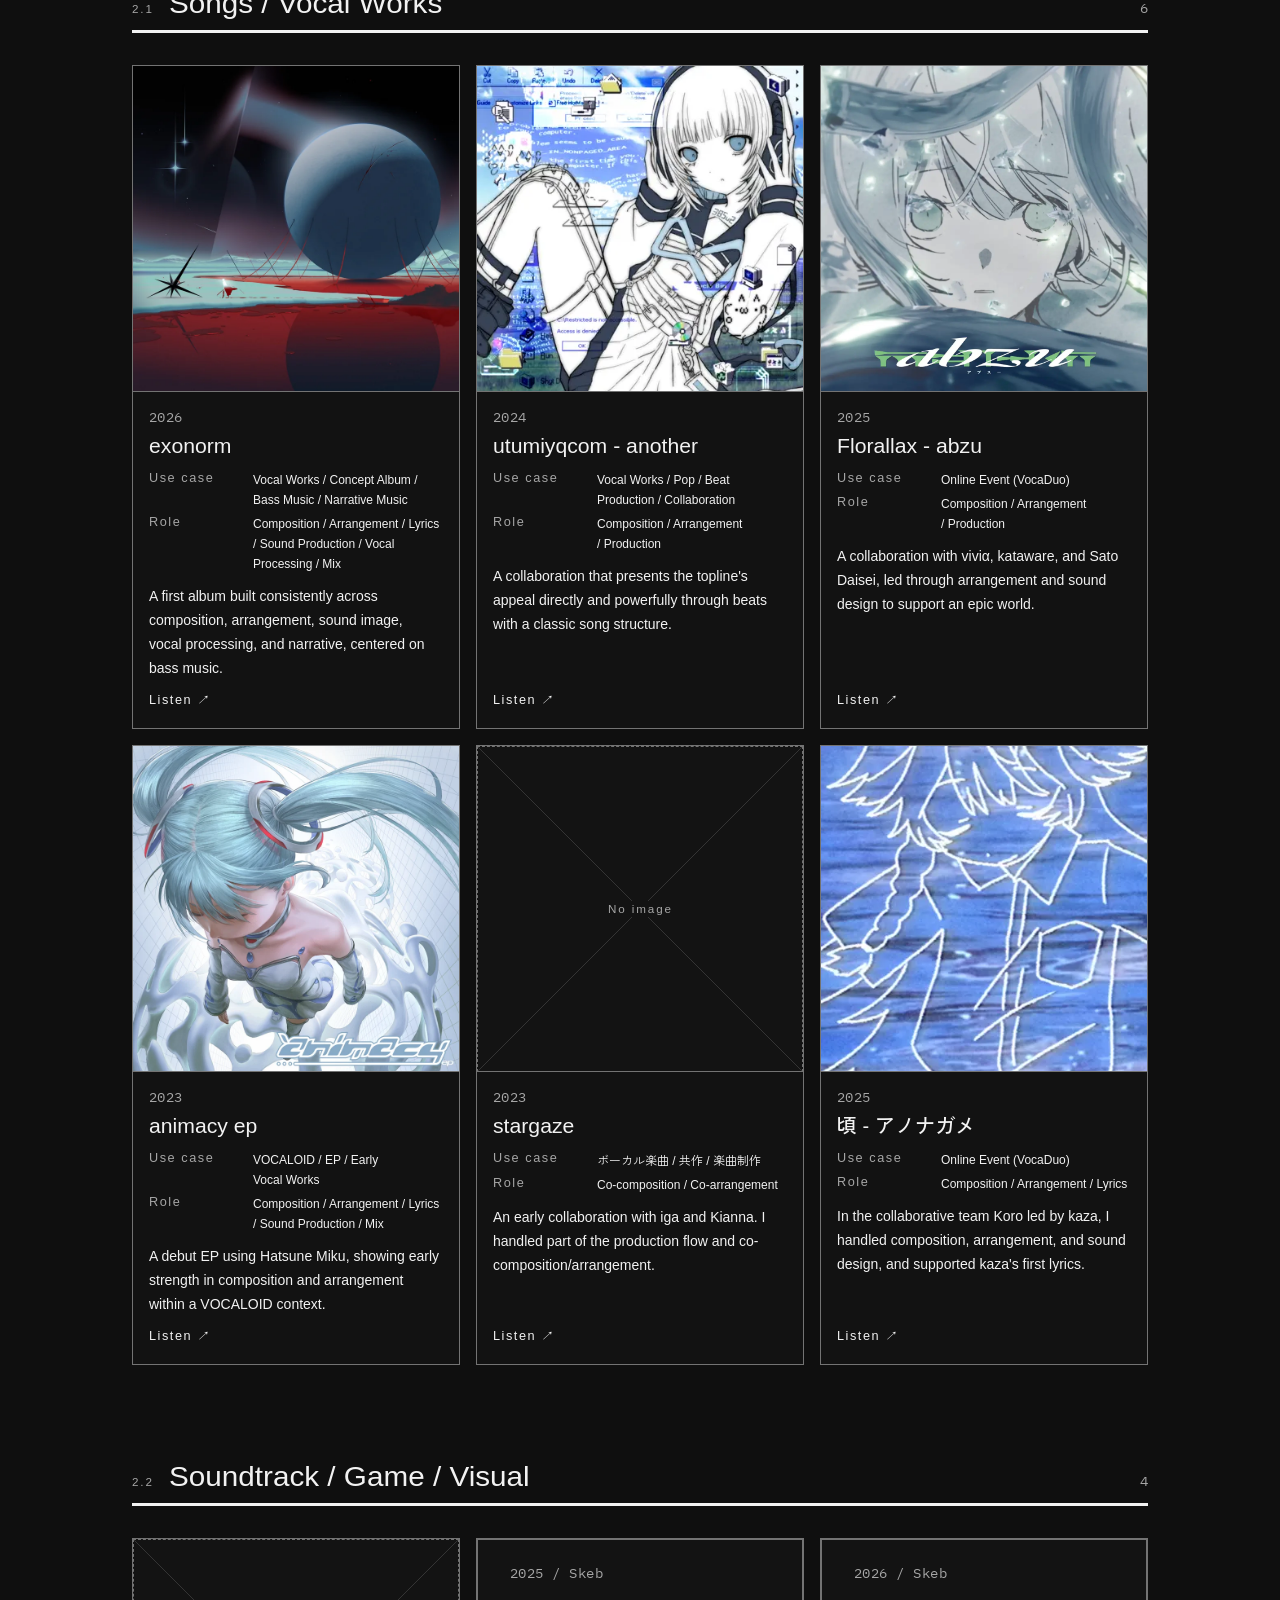
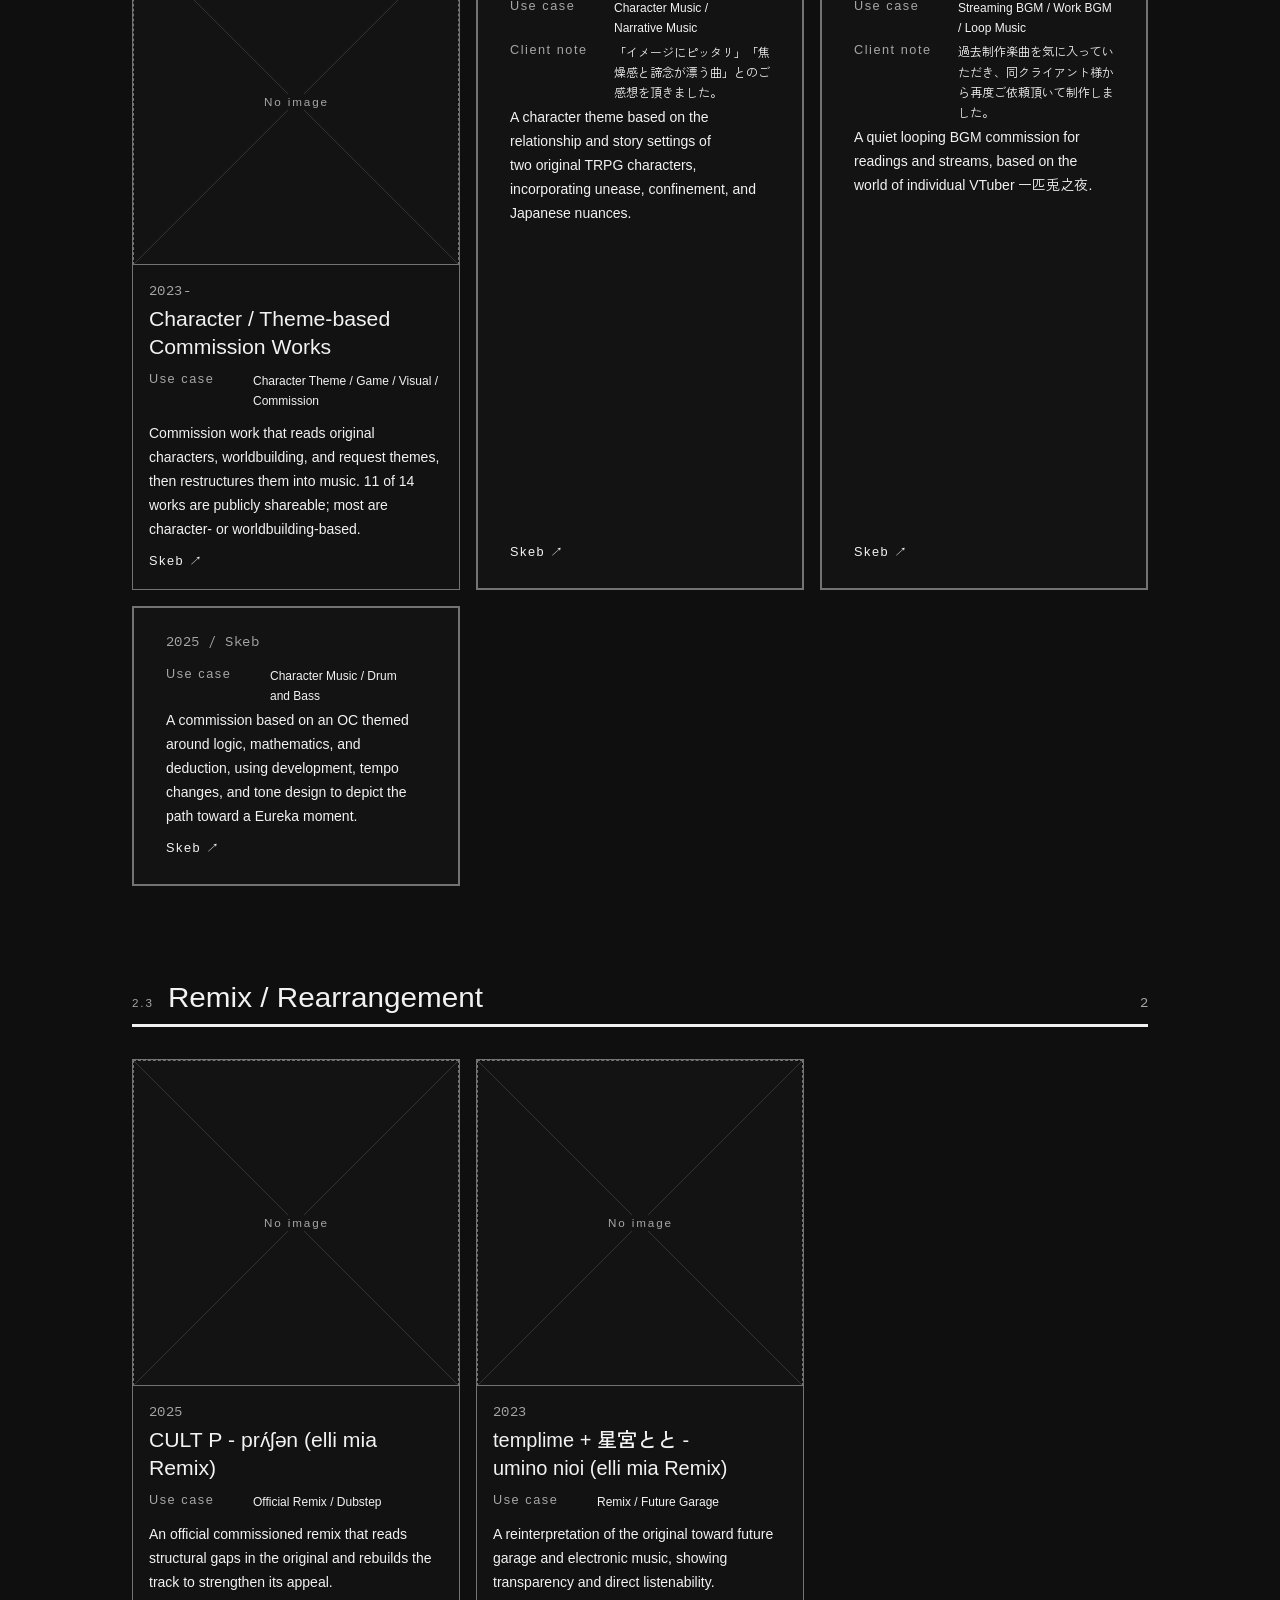
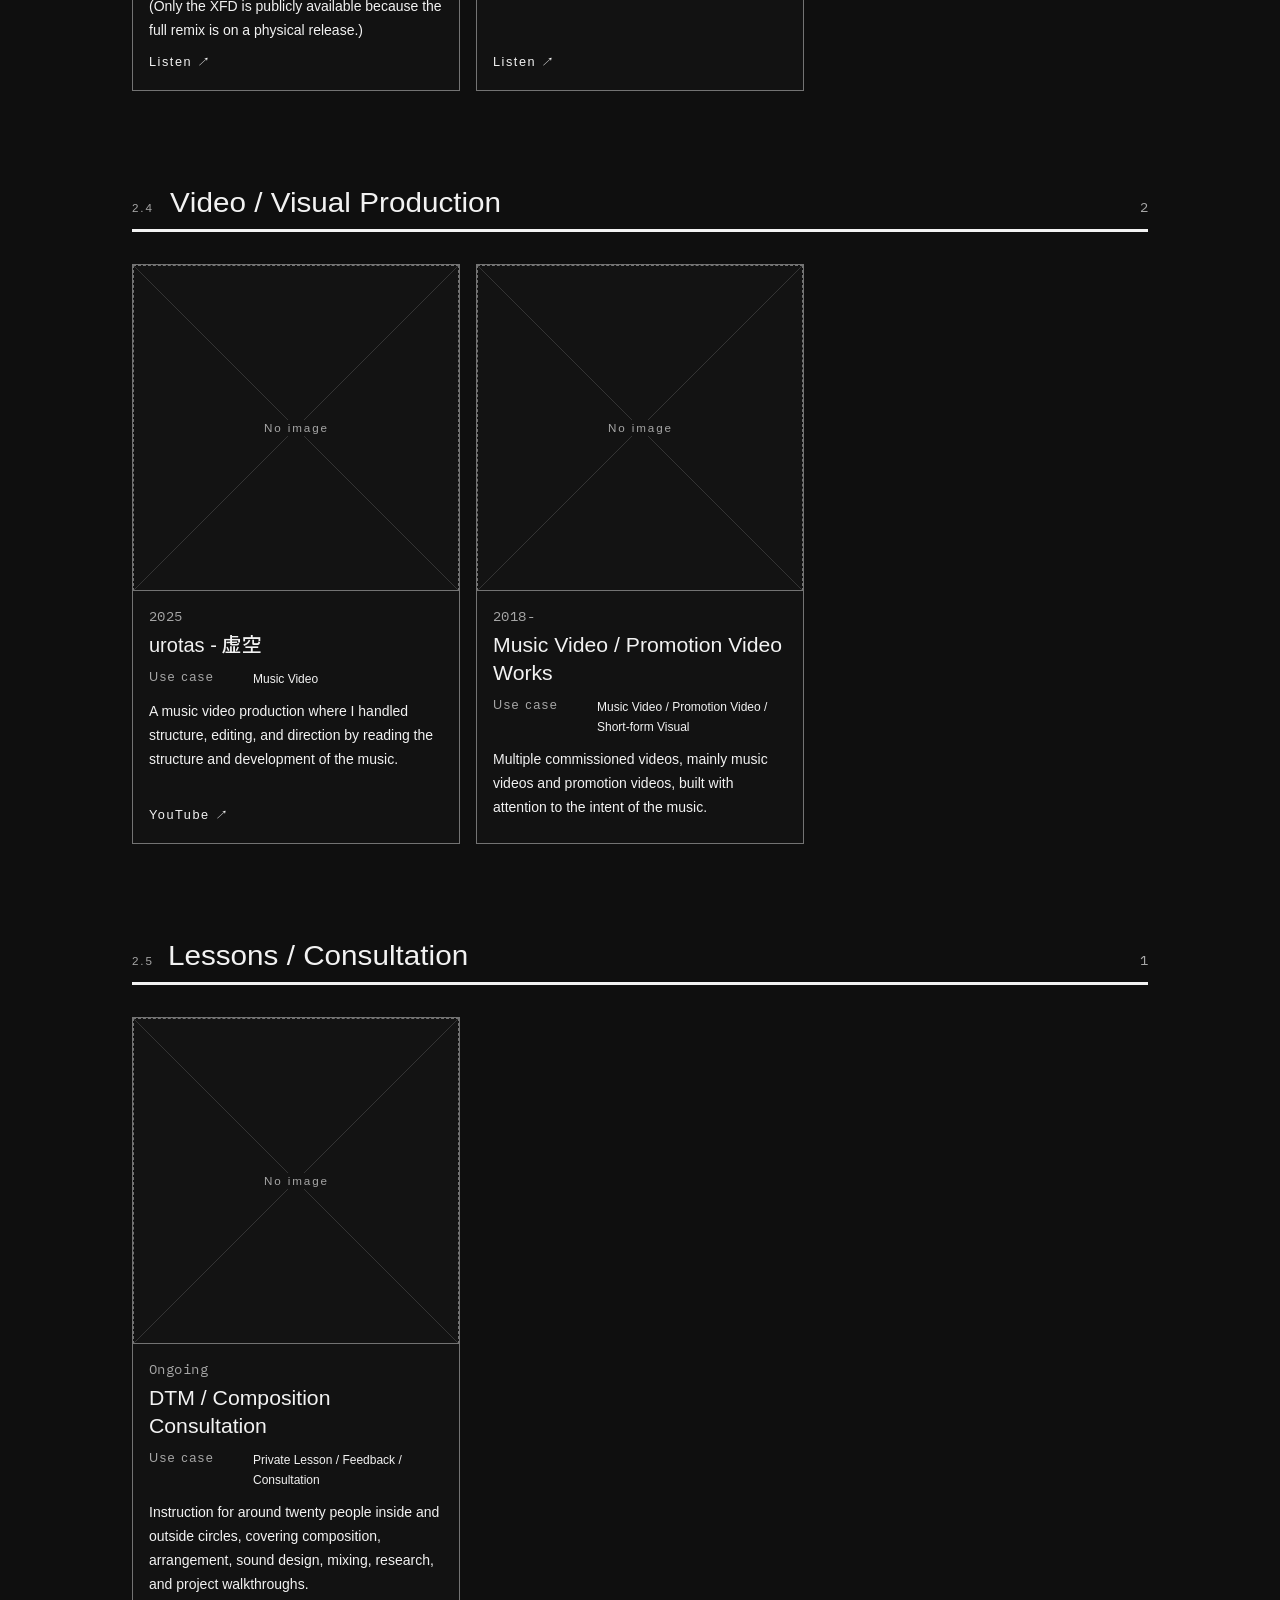
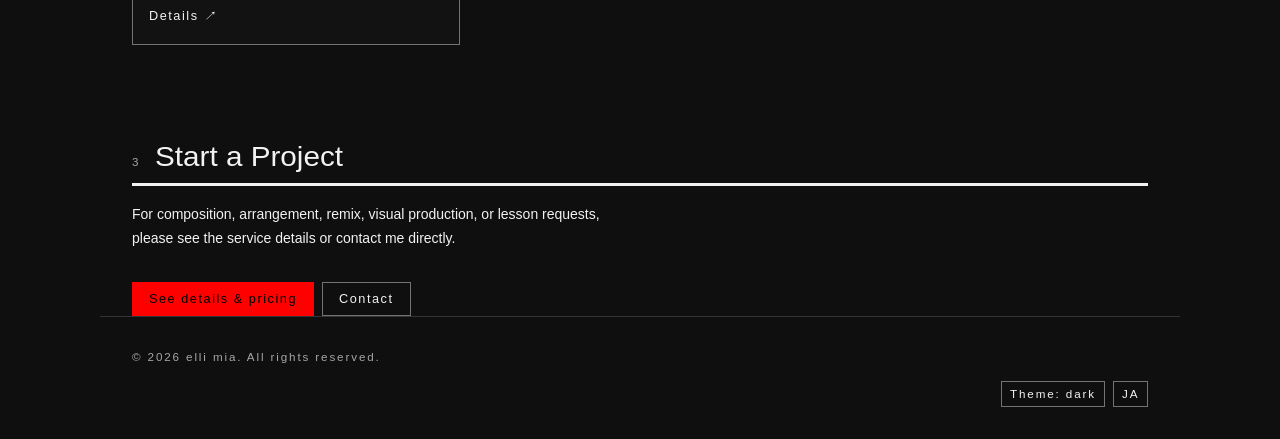
<file: portfolio.html>
<!doctype html>
<html lang="ja" data-theme="dark" data-st="on" data-tl="B" data-lk="B" data-pv="A" data-wl="B" data-ix="stair" data-dc="on">
<head>
<meta charset="utf-8">
<meta name="viewport" content="width=device-width,initial-scale=1">
<meta name="theme-color" content="#0f0f0f" media="(prefers-color-scheme: dark)">
<meta name="theme-color" content="#f2f2f2" media="(prefers-color-scheme: light)">
<link rel="manifest" href="/manifest.json">
<link rel="icon" href="/favicon.ico" sizes="any">
<link rel="apple-touch-icon" href="/images/profile.png">
<meta name="referrer" content="strict-origin-when-cross-origin">
<link rel="preconnect" href="https://fonts.googleapis.com">
<link rel="preconnect" href="https://fonts.gstatic.com" crossorigin>
<meta content="elli miaの商業向けポートフォリオ。ボーカル楽曲、キャラクター企画、ゲーム、映像作品、電子音楽文脈に向けた作編曲・サウンドプロデュースの実績を紹介。" name="description"/>
<meta content="Portfolio | elli mia" property="og:title"/>
<meta content="elli miaの商業向けポートフォリオ。作編曲・サウンドプロデュースを中心に、リミックス、映像制作、DTM講座まで短く紹介。" property="og:description"/>
<meta content="website" property="og:type"/>
<meta content="https://ellimia.net/portfolio.html" property="og:url"/>
<meta content="elli mia" property="og:site_name"/>
<meta content="https://ellimia.net/images/exonorm-jacket.webp" property="og:image"/>
<meta content="exonorm cover art" property="og:image:alt"/>
<meta content="summary_large_image" name="twitter:card"/>
<meta content="@e11laa" name="twitter:site"/>
<meta content="Portfolio | elli mia" name="twitter:title"/>
<meta content="elli miaの商業向けポートフォリオ。作編曲・サウンドプロデュースを中心に、リミックス、映像制作、DTM講座まで短く紹介。" name="twitter:description"/>
<meta content="https://ellimia.net/images/exonorm-jacket.webp" name="twitter:image"/>
<meta content="exonorm cover art" name="twitter:image:alt"/>
<link href="https://ellimia.net/portfolio.html" rel="canonical"/>
<title data-en="Portfolio | elli mia" data-ja="Portfolio | elli mia">Portfolio | elli mia</title>
<script type="application/ld+json">
  {
    "@context": "https://schema.org",
    "@type": "CollectionPage",
    "name": "Portfolio / Works | elli mia",
    "description": "Commercial portfolio for elli mia, covering composition, arrangement, sound production, remixes, video production, and lessons.",
    "url": "https://ellimia.net/portfolio.html",
    "breadcrumb": {
      "@type": "BreadcrumbList",
      "itemListElement": [{
        "@type": "ListItem",
        "position": 1,
        "name": "Home",
        "item": "https://ellimia.net/"
      },{
        "@type": "ListItem",
        "position": 2,
        "name": "Portfolio",
        "item": "https://ellimia.net/portfolio.html"
      }]
    }
  }
  </script>
<link rel="stylesheet" href="https://fonts.googleapis.com/css2?family=Arimo:wght@400;500&family=IBM+Plex+Mono:wght@400&family=Zen+Kaku+Gothic+Antique:wght@400;500;700&family=Zen+Kaku+Gothic+New:wght@400;500;700&family=BIZ+UDPGothic:wght@400;700&family=Special+Elite&display=swap">
<link rel="stylesheet" href="css/style.css">
</head>
<body data-page="works">

<svg width="0" height="0" style="position:absolute" aria-hidden="true"><defs>
<linearGradient id="sg" gradientUnits="userSpaceOnUse" x1="0" y1="0" x2="0" y2="64"><stop offset="0" style="stop-color:var(--silver-1)"/><stop offset=".34" style="stop-color:var(--silver-2)"/><stop offset=".52" style="stop-color:var(--silver-3)"/><stop offset=".76" style="stop-color:var(--silver-4)"/><stop offset="1" style="stop-color:var(--silver-5)"/></linearGradient>
<filter id="f3" x="-50%" y="-50%" width="200%" height="200%" color-interpolation-filters="sRGB"><feTurbulence type="fractalNoise" baseFrequency=".42" numOctaves="3" seed="7" result="n"/><feDisplacementMap in="SourceGraphic" in2="n" scale="3" xChannelSelector="R" yChannelSelector="G" result="d"/><feComponentTransfer in="d" result="core"><feFuncA type="linear" slope="1.35" intercept="-.05"/></feComponentTransfer><feGaussianBlur in="SourceAlpha" stdDeviation=".5" result="wb"/><feTurbulence type="fractalNoise" baseFrequency=".6" numOctaves="2" seed="19" result="n3"/><feDisplacementMap in="wb" in2="n3" scale="4" xChannelSelector="G" yChannelSelector="B" result="wd"/><feComponentTransfer in="wd" result="spots"><feFuncA type="linear" slope="8" intercept="-3.9"/></feComponentTransfer><feTurbulence type="fractalNoise" baseFrequency="1.2" numOctaves="1" seed="3" result="n2"/><feColorMatrix in="n2" type="matrix" values="0 0 0 0 0  0 0 0 0 0  0 0 0 0 0  0 0 0 3.4 -1.3" result="m"/><feComposite in="spots" in2="m" operator="in" result="sp2"/><feFlood flood-color="#b9b9b9" result="fl"/><feComposite in="fl" in2="sp2" operator="in" result="ink"/><feMerge><feMergeNode in="ink"/><feMergeNode in="core"/></feMerge></filter>
<filter id="f2" x="-8%" y="-8%" width="116%" height="116%"><feGaussianBlur in="SourceGraphic" stdDeviation=".7" result="b"/><feTurbulence type="fractalNoise" baseFrequency=".07" numOctaves="3" seed="5" result="n"/><feDisplacementMap in="b" in2="n" scale="4" result="d"/><feComponentTransfer><feFuncA type="discrete" tableValues="0 1 1 1"/></feComponentTransfer></filter>
</defs></svg><noscript><div class="nt" role="note"><span class="label muted">Notice</span><p class="body-sm">このサイトの一部の機能(言語切替・メールアドレス表示)にはJavaScriptが必要です。<br>Some features (language toggle, email reveal) require JavaScript.</p></div></noscript>
<a class="skip label" href="#main">Skip to main content</a>
<header class="hd" role="banner"><div class="page hd-in">
 <a  class="home label" href="index.html" data-go="index">elli mia(トップへ)</a>
 <button id="menu" type="button" hidden aria-hidden="true"></button>
 <div class="hd-row"><div class="deco" aria-hidden="true"></div></div>
 <nav aria-label="メインナビゲーション"><ul class="nv" id="nv" role="list"><li><a  class="label" href="index.html#about" data-go="about"><span class="num label muted" aria-hidden="true">1.1</span><span class="t">About</span></a></li><li><a  class="label" href="portfolio.html" data-go="works"><span class="num label muted" aria-hidden="true">1.2</span><span class="t">Works</span></a></li><li><a  class="label" href="commission.html" data-go="commission"><span class="num label muted" aria-hidden="true">1.3</span><span class="t">Commission</span></a></li><li><a  class="label" href="index.html#contact" data-go="contact"><span class="num label muted" aria-hidden="true">1.4</span><span class="t">Contact</span></a></li></ul></nav>
</div></header>
<div class="dec dband dhero" aria-hidden="true" style="--h:300px;--mi:var(--m-hc_x-i);--mr:var(--m-hc_x-r);--mw:1020px;--mh:336px;--py:90%"><div class="dm"><div class="l i"></div><div class="l r"></div></div><div class="dc"><img class="met red" alt="" src="images/deco/red-ribbon-1aa25bc7.png" style="top:calc(66.6667% - 0.7554 * var(--h));height:150%;left:calc(66.6667% - 0.7242 * var(--h));"><span class="pl c-ink " style="left:max(24px,calc(50% - 516px));top:22px;transform:rotate(-4deg);opacity:1;width:34px;height:auto;"><svg class="stp" viewBox="0 0 64 64" width="64" height="64" aria-hidden="true"><path d="M23.0 15.0L41.0 15.0M27.5 7.2L36.5 22.8M36.5 7.2L27.5 22.8M7.0 45.0L25.0 45.0M11.5 37.2L20.5 52.8M20.5 37.2L11.5 52.8M39.0 45.0L57.0 45.0M43.5 37.2L52.5 52.8M52.5 37.2L43.5 52.8" stroke-width="3.2" stroke-linecap="butt" fill="none"/></svg></span></div></div>
<main id="main">
<div class="view page" id="v-works" data-wl="B">
 <section class="top" aria-labelledby="pf-h"><p class="label muted">Portfolio</p><h1 id="pf-h" class="display-lg">Portfolio / Works</h1><p class="body lead">ボーカル楽曲、キャラクター企画、ゲーム、映像作品、電子音楽文脈に向けた作編曲・サウンドプロデュースを行っています。</p><dl class="intro-dl"><div><dt class="label muted">キャラクター・テーマ制作</dt><dd class="body">オリジナルキャラクターや世界観、依頼テーマを読み取り、作品として再構成します。</dd></div><div><dt class="label muted">アルバム総合制作</dt><dd class="body">作編曲、音像設計、ナラティブを一貫して構築します。</dd></div><div><dt class="label muted">ボーカル共作・受託制作</dt><dd class="body">受託制作、共作、ボーカリスト様からのご依頼に対応します。作詞もお受けできます。</dd></div></dl></section>
 <section class="what" aria-labelledby="wi-h"><div class="sec-h"><span class="label muted" aria-hidden="true">1</span><h2 id="wi-h" class="display-md">対応領域</h2></div><ol class="ix" role="list"><li class="ix-r" style="--i:0"><span class="label muted fo" aria-hidden="true">1.1</span><a class="ix-a" href="#portfolio-songs"><span class="ix-t">Songs / Vocal Works</span><span class="ix-d body-sm muted">VTuber、アイドル、VOCALOID、Vsinger、キャラクターソングなど、声を中心にした楽曲の作編曲・サウンドプロデュース。</span></a></li><li class="ix-r" style="--i:1"><span class="label muted fo" aria-hidden="true">1.2</span><a class="ix-a" href="#portfolio-soundtracks"><span class="ix-t">Soundtrack / Game / Visual</span><span class="ix-d body-sm muted">キャラクター、世界観、シーン設計をもとにしたBGM・劇伴・テーマ楽曲制作。</span></a></li><li class="ix-r" style="--i:2"><span class="label muted fo" aria-hidden="true">1.3</span><a class="ix-a" href="#portfolio-remixes"><span class="ix-t">Remix / Rearrangement</span><span class="ix-d body-sm muted">原曲の魅力を読み取り、電子音楽・クラブミュージック・別ジャンルの文脈で再構築。</span></a></li><li class="ix-r" style="--i:3"><span class="label muted fo" aria-hidden="true">1.4</span><a class="ix-a" href="#portfolio-video"><span class="ix-t">Video / Visual Production</span><span class="ix-d body-sm muted">音楽作品の意図を理解したMV、告知映像、短尺映像の構成・編集・ディレクション。</span></a></li><li class="ix-r" style="--i:4"><span class="label muted fo" aria-hidden="true">1.5</span><a class="ix-a" href="#portfolio-lessons"><span class="ix-t">Lessons / Consultation</span><span class="ix-d body-sm muted">作編曲、音作り、ミックス、制作ワークフローの個別講座・添削・相談。</span></a></li></ol></section>
 <section id="portfolio-songs" class="sec" aria-labelledby="portfolio-songs-h"><div class="sec-h"><span class="label muted" aria-hidden="true">2.1</span><h2 id="portfolio-songs-h" class="display-md">Songs / Vocal Works</h2><span class="data muted cnt">6</span></div><div class="list"><article class="it"><button class="sm" type="button" aria-expanded="false"><span class="data muted yr">2026</span><span class="body sm-t">exonorm</span><span class="label muted sm-x" aria-hidden="true">+</span></button><div class="full"><div class="th"><img src="images/works/jacket-exonorm-efd0c635.webp" alt="exonorm cover art" loading="lazy"></div><div class="tx"><div class="hd2"><span class="data muted yr">2026</span></div><h3 class="ttl">exonorm</h3><div class="cl"><dl class="meta"><div><dt class="label muted">用途</dt><dd class="body-sm">ボーカル作品・コンセプトアルバム・ベースミュージック・物語音楽</dd></div><div><dt class="label muted">担当</dt><dd class="body-sm">作編曲・作詞・サウンドプロデュース・ボーカル処理・ミックス等</dd></div></dl><p class="body desc">ベースミュージックを軸に、作編曲・音像設計・ボーカル処理・ナラティブを一貫して構築した1st album。</p></div><div class="lks"><a class="lnk label" href="https://linkco.re/8gCd3fB0" target="_blank" rel="noopener noreferrer">聴く<span aria-hidden="true"> ↗</span><span class="sr">(新しいタブで開く)</span></a></div></div></div></article><article class="it"><button class="sm" type="button" aria-expanded="false"><span class="data muted yr">2024</span><span class="body sm-t">utumiyqcom - another</span><span class="label muted sm-x" aria-hidden="true">+</span></button><div class="full"><div class="th"><img src="images/works/jacket-utumiyqcom-another-359d9feb.webp" alt="utumiyqcom - another cover art" loading="lazy"></div><div class="tx"><div class="hd2"><span class="data muted yr">2024</span></div><h3 class="ttl">utumiyqcom - another</h3><div class="cl"><dl class="meta"><div><dt class="label muted">用途</dt><dd class="body-sm">ボーカル作品・ポップス・ビートプロダクション・共作</dd></div><div><dt class="label muted">担当</dt><dd class="body-sm">作編曲・プロデュース</dd></div></dl><p class="body desc">トップラインの魅力を、正統派な構成のビートで素直に力強く伝えたコラボ作品。</p></div><div class="lks"><a class="lnk label" href="https://linkco.re/V1qEdmSc?lang=ja" target="_blank" rel="noopener noreferrer">聴く<span aria-hidden="true"> ↗</span><span class="sr">(新しいタブで開く)</span></a></div></div></div></article><article class="it"><button class="sm" type="button" aria-expanded="false"><span class="data muted yr">2025</span><span class="body sm-t">Florallax - abzu</span><span class="label muted sm-x" aria-hidden="true">+</span></button><div class="full"><div class="th"><img src="images/works/jacket-florallax-abzu-e9b4be4f.webp" alt="Florallax - abzu cover art" loading="lazy"></div><div class="tx"><div class="hd2"><span class="data muted yr">2025</span></div><h3 class="ttl">Florallax - abzu</h3><div class="cl"><dl class="meta"><div><dt class="label muted">用途</dt><dd class="body-sm">オンラインイベント(VocaDuo)</dd></div><div><dt class="label muted">担当</dt><dd class="body-sm">作編曲・プロデュース</dd></div></dl><p class="body desc">viviα, kataware, Sato Daiseiとの合作を主導。叙事的な世界観を支える作編曲・音像設計を担当した共作。</p></div><div class="lks"><a class="lnk label" href="https://www.youtube.com/watch?v=cW3B8-HhOlM" target="_blank" rel="noopener noreferrer">聴く<span aria-hidden="true"> ↗</span><span class="sr">(新しいタブで開く)</span></a></div></div></div></article><article class="it"><button class="sm" type="button" aria-expanded="false"><span class="data muted yr">2023</span><span class="body sm-t">animacy ep</span><span class="label muted sm-x" aria-hidden="true">+</span></button><div class="full"><div class="th"><img src="images/works/jacket-animacy-ep-c9f10ec3.webp" alt="animacy ep cover art" loading="lazy"></div><div class="tx"><div class="hd2"><span class="data muted yr">2023</span></div><h3 class="ttl">animacy ep</h3><div class="cl"><dl class="meta"><div><dt class="label muted">用途</dt><dd class="body-sm">VOCALOID・EP・初期ボーカル作品</dd></div><div><dt class="label muted">担当</dt><dd class="body-sm">作編曲・作詞・サウンドプロデュース・ミックス等</dd></div></dl><p class="body desc">初音ミクを用いたデビューEPとして、VOCALOID文脈での基礎力と初期からの作編曲力を示す作品。</p></div><div class="lks"><a class="lnk label" href="https://linkco.re/QbRPX1Mz?lang=ja" target="_blank" rel="noopener noreferrer">聴く<span aria-hidden="true"> ↗</span><span class="sr">(新しいタブで開く)</span></a></div></div></div></article><article class="it"><button class="sm" type="button" aria-expanded="false"><span class="data muted yr">2023</span><span class="body sm-t">stargaze</span><span class="label muted sm-x" aria-hidden="true">+</span></button><div class="full"><div class="th ph" aria-hidden="true"><span class="label">No image</span></div><div class="tx"><div class="hd2"><span class="data muted yr">2023</span></div><h3 class="ttl">stargaze</h3><div class="cl"><dl class="meta"><div><dt class="label muted">用途</dt><dd class="body-sm">ボーカル楽曲 / 共作 / 楽曲制作</dd></div><div><dt class="label muted">担当</dt><dd class="body-sm">作編曲(共同)</dd></div></dl><p class="body desc">iga, Kianna両氏との初期のコラボ作。制作進行・作編曲の一部を担った。</p></div><div class="lks"><a class="lnk label" href="https://soundcloud.com/eli2k3/stargaze-ft-iga-kianna" target="_blank" rel="noopener noreferrer">聴く<span aria-hidden="true"> ↗</span><span class="sr">(新しいタブで開く)</span></a></div></div></div></article><article class="it"><button class="sm" type="button" aria-expanded="false"><span class="data muted yr">2025</span><span class="body sm-t">頃 - アノナガメ</span><span class="label muted sm-x" aria-hidden="true">+</span></button><div class="full"><div class="th"><img src="images/works/jacket-img-c916e436.webp" alt="頃 - アノナガメ cover art" loading="lazy"></div><div class="tx"><div class="hd2"><span class="data muted yr">2025</span></div><h3 class="ttl">頃 - アノナガメ</h3><div class="cl"><dl class="meta"><div><dt class="label muted">用途</dt><dd class="body-sm">オンラインイベント(VocaDuo)</dd></div><div><dt class="label muted">担当</dt><dd class="body-sm">作編曲・作詞</dd></div></dl><p class="body desc">kaza様主導の共作チーム「頃」にて、作編曲・サウンドデザインを担当。また、同氏の初の作詞をサポートした。</p></div><div class="lks"><a class="lnk label" href="https://linkco.re/p6N44T8V?lang=ja" target="_blank" rel="noopener noreferrer">聴く<span aria-hidden="true"> ↗</span><span class="sr">(新しいタブで開く)</span></a></div></div></div></article></div></section><section id="portfolio-soundtracks" class="sec" aria-labelledby="portfolio-soundtracks-h"><div class="sec-h"><span class="label muted" aria-hidden="true">2.2</span><h2 id="portfolio-soundtracks-h" class="display-md">Soundtrack / Game / Visual</h2><span class="data muted cnt">4</span></div><div class="list"><article class="it feat"><button class="sm" type="button" aria-expanded="false"><span class="data muted yr">2023-</span><span class="body sm-t"><span class="mk" aria-hidden="true"></span>Character / Theme-based Commission Works</span><span class="label muted sm-x" aria-hidden="true">+</span></button><div class="full"><div class="th ph" aria-hidden="true"><span class="label">No image</span></div><div class="tx"><div class="hd2"><span class="data muted yr">2023-</span></div><h3 class="ttl"><span class="mk" aria-hidden="true"></span>Character / Theme-based Commission Works</h3><div class="cl"><dl class="meta"><div><dt class="label muted">用途</dt><dd class="body-sm">キャラクターテーマ・ゲーム・映像・コミッション</dd></div></dl><p class="body desc">オリジナルキャラクターや世界観、依頼テーマを読み取り、楽曲として再構成するコミッションワーク。公開可能作品11/14件で、大半がキャラクター/世界観ベース。</p></div><div class="lks"><a class="lnk label" href="https://skeb.jp/@e11laa" target="_blank" rel="noopener noreferrer">Skeb<span aria-hidden="true"> ↗</span><span class="sr">(新しいタブで開く)</span></a></div></div></div></article><article class="it"><button class="sm" type="button" aria-expanded="false"><span class="data muted yr">2025 / Skeb</span><span class="body sm-t">キャラクター楽曲・物語音楽</span><span class="label muted sm-x" aria-hidden="true">+</span></button><div class="full nt"><div class="tx"><div class="hd2"><span class="data muted yr">2025 / Skeb</span></div><div class="cl"><dl class="meta"><div><dt class="label muted">用途</dt><dd class="body-sm">キャラクター楽曲・物語音楽</dd></div><div><dt class="label muted">補足</dt><dd class="body-sm">「イメージにピッタリ」「焦燥感と諦念が漂う曲」とのご感想を頂きました。</dd></div></dl><p class="body desc">TRPGのオリジナルキャラクター2名の関係性と物語設定をもとに、不穏さ、閉塞感、和風のニュアンスを織り込んで制作したキャラクターテーマ楽曲。</p></div><div class="lks"><a class="lnk label" href="https://skeb.jp/@e11laa/works/4" target="_blank" rel="noopener noreferrer">Skeb<span aria-hidden="true"> ↗</span><span class="sr">(新しいタブで開く)</span></a></div></div></div></article><article class="it"><button class="sm" type="button" aria-expanded="false"><span class="data muted yr">2026 / Skeb</span><span class="body sm-t">配信用BGM・作業用BGM・ループ楽曲</span><span class="label muted sm-x" aria-hidden="true">+</span></button><div class="full nt"><div class="tx"><div class="hd2"><span class="data muted yr">2026 / Skeb</span></div><div class="cl"><dl class="meta"><div><dt class="label muted">用途</dt><dd class="body-sm">配信用BGM・作業用BGM・ループ楽曲</dd></div><div><dt class="label muted">補足</dt><dd class="body-sm">過去制作楽曲を気に入っていただき、同クライアント様から再度ご依頼頂いて制作しました。</dd></div></dl><p class="body desc">個人VTuber・一匹兎之夜様の世界観をもとに、朗読動画や配信で使用できる静かなループBGMとして制作したコミッション楽曲。</p></div><div class="lks"><a class="lnk label" href="https://skeb.jp/requests/3538436" target="_blank" rel="noopener noreferrer">Skeb<span aria-hidden="true"> ↗</span><span class="sr">(新しいタブで開く)</span></a></div></div></div></article><article class="it"><button class="sm" type="button" aria-expanded="false"><span class="data muted yr">2025 / Skeb</span><span class="body sm-t">キャラクター楽曲・ドラムンベース</span><span class="label muted sm-x" aria-hidden="true">+</span></button><div class="full nt"><div class="tx"><div class="hd2"><span class="data muted yr">2025 / Skeb</span></div><div class="cl"><dl class="meta"><div><dt class="label muted">用途</dt><dd class="body-sm">キャラクター楽曲・ドラムンベース</dd></div></dl><p class="body desc">論理・数学・推理をテーマにしたOCの設定をもとに、研究と発見の積み重ねから“Eureka”の瞬間へ至る物語を、展開・テンポ変化・音色設計で表現したコミッション楽曲。</p></div><div class="lks"><a class="lnk label" href="https://skeb.jp/requests/2974661" target="_blank" rel="noopener noreferrer">Skeb<span aria-hidden="true"> ↗</span><span class="sr">(新しいタブで開く)</span></a></div></div></div></article></div></section><section id="portfolio-remixes" class="sec" aria-labelledby="portfolio-remixes-h"><div class="sec-h"><span class="label muted" aria-hidden="true">2.3</span><h2 id="portfolio-remixes-h" class="display-md">Remix / Rearrangement</h2><span class="data muted cnt">2</span></div><div class="list"><article class="it"><button class="sm" type="button" aria-expanded="false"><span class="data muted yr">2025</span><span class="body sm-t">CULT P - prʌ́ʃən (elli mia Remix)</span><span class="label muted sm-x" aria-hidden="true">+</span></button><div class="full"><div class="th ph" aria-hidden="true"><span class="label">No image</span></div><div class="tx"><div class="hd2"><span class="data muted yr">2025</span></div><h3 class="ttl">CULT P - prʌ́ʃən (elli mia Remix)</h3><div class="cl"><dl class="meta"><div><dt class="label muted">用途</dt><dd class="body-sm">公式リミックス・Dubstep</dd></div></dl><p class="body desc">公式依頼リミックスとして、原曲の構造的なギャップを読み取り、魅力を強化した再構築作品。（フィジカル収録のため、公開リンクはXFDのみ。）</p></div><div class="lks"><a class="lnk label" href="https://www.nicovideo.jp/watch/sm44887400" target="_blank" rel="noopener noreferrer">聴く<span aria-hidden="true"> ↗</span><span class="sr">(新しいタブで開く)</span></a></div></div></div></article><article class="it"><button class="sm" type="button" aria-expanded="false"><span class="data muted yr">2023</span><span class="body sm-t">templime + 星宮とと - umino nioi (elli mia Remix)</span><span class="label muted sm-x" aria-hidden="true">+</span></button><div class="full"><div class="th ph" aria-hidden="true"><span class="label">No image</span></div><div class="tx"><div class="hd2"><span class="data muted yr">2023</span></div><h3 class="ttl">templime + 星宮とと - umino nioi (elli mia Remix)</h3><div class="cl"><dl class="meta"><div><dt class="label muted">用途</dt><dd class="body-sm">リミックス・Future Garage</dd></div></dl><p class="body desc">原曲をfuture garage / 電子音楽寄りに再解釈し、透明感と素直な聴きやすさを見せるリミックス。</p></div><div class="lks"><a class="lnk label" href="https://soundcloud.com/eli2k3/ocean" target="_blank" rel="noopener noreferrer">聴く<span aria-hidden="true"> ↗</span><span class="sr">(新しいタブで開く)</span></a></div></div></div></article></div></section><section id="portfolio-video" class="sec" aria-labelledby="portfolio-video-h"><div class="sec-h"><span class="label muted" aria-hidden="true">2.4</span><h2 id="portfolio-video-h" class="display-md">Video / Visual Production</h2><span class="data muted cnt">2</span></div><div class="list"><article class="it"><button class="sm" type="button" aria-expanded="false"><span class="data muted yr">2025</span><span class="body sm-t">urotas - 虚空</span><span class="label muted sm-x" aria-hidden="true">+</span></button><div class="full"><div class="th ph" aria-hidden="true"><span class="label">No image</span></div><div class="tx"><div class="hd2"><span class="data muted yr">2025</span></div><h3 class="ttl">urotas - 虚空</h3><div class="cl"><dl class="meta"><div><dt class="label muted">用途</dt><dd class="body-sm">ミュージックビデオ</dd></div></dl><p class="body desc">音楽作品の構造や展開を読み取り、MVとしての構成・編集・ディレクションを担当した映像制作実績。</p></div><div class="lks"><a class="lnk label" href="https://youtu.be/7E6w2hHPq5k?si=a_ZvPCD5R1cbOsJM" target="_blank" rel="noopener noreferrer">YouTube<span aria-hidden="true"> ↗</span><span class="sr">(新しいタブで開く)</span></a></div></div></div></article><article class="it"><button class="sm" type="button" aria-expanded="false"><span class="data muted yr">2018-</span><span class="body sm-t">Music Video / Promotion Video Works</span><span class="label muted sm-x" aria-hidden="true">+</span></button><div class="full"><div class="th ph" aria-hidden="true"><span class="label">No image</span></div><div class="tx"><div class="hd2"><span class="data muted yr">2018-</span></div><h3 class="ttl">Music Video / Promotion Video Works</h3><div class="cl"><dl class="meta"><div><dt class="label muted">用途</dt><dd class="body-sm">MV・告知映像・短尺映像</dd></div></dl><p class="body desc">MV・告知映像を中心に、依頼案件として多数制作。音楽作品の意図を理解した映像設計に対応。</p></div><div class="lks"></div></div></div></article></div></section><section id="portfolio-lessons" class="sec" aria-labelledby="portfolio-lessons-h"><div class="sec-h"><span class="label muted" aria-hidden="true">2.5</span><h2 id="portfolio-lessons-h" class="display-md">Lessons / Consultation</h2><span class="data muted cnt">1</span></div><div class="list"><article class="it"><button class="sm" type="button" aria-expanded="false"><span class="data muted yr">Ongoing</span><span class="body sm-t">DTM / Composition Consultation</span><span class="label muted sm-x" aria-hidden="true">+</span></button><div class="full"><div class="th ph" aria-hidden="true"><span class="label">No image</span></div><div class="tx"><div class="hd2"><span class="data muted yr">Ongoing</span></div><h3 class="ttl">DTM / Composition Consultation</h3><div class="cl"><dl class="meta"><div><dt class="label muted">用途</dt><dd class="body-sm">個別講座・添削・相談</dd></div></dl><p class="body desc">サークル内外で約20名に指導。中級者を中心に、作編曲、音作り、ミックス、情報収集、プロジェクト解説などを個別講座・単発相談で指導。</p></div><div class="lks"><a class="lnk label" href="commission.html" target="_blank" rel="noopener noreferrer">詳細<span aria-hidden="true"> ↗</span><span class="sr">(新しいタブで開く)</span></a></div></div></div></article></div></section>
 <section class="cta" aria-labelledby="wcta-h"><div class="sec-h"><span class="label muted" aria-hidden="true">3</span><h2 id="wcta-h" class="display-md">ご依頼・ご相談</h2></div><p class="body">作編曲、リミックス、映像制作、講座などのご依頼は、詳細ページまたはお問い合わせからご相談ください。</p>
  <div class="cta-b"><a  class="bt bt-p label" href="commission.html" data-go="commission">依頼詳細・料金を見る</a><a  class="bt bt-s label" href="index.html#contact" data-go="contact">お問い合わせ</a></div></section>
</div>

</main>
<footer class="ft page"><p class="label muted">© 2026 elli mia. All rights reserved.</p><div class="ctl"><button class="btn label" id="th" type="button">Theme: dark</button><button class="btn label" type="button" aria-label="Switch to English">EN</button></div></footer>
<script src="js/main.js"></script>
</body>
</html>
</file>
<file: css/style.css>
:root,[data-theme=dark]{--ground:#0f0f0f;--surface:#121212;--surface-raised:#131313;--ink:#f2f2f2;--ink-muted:#a6a6a6;--line:#343434;--line-strong:#737373;--red:#ff0000;--on-red:#000000;--silver-1:#f7f7f7;--silver-2:#8d8d8d;--silver-3:#ececec;--silver-4:#6b6b6b;--silver-5:#cfcfcf;--font-mono:"IBM Plex Mono", ui-monospace, SFMono-Regular, Menlo, Consolas, monospace;--font-sans:"Helvetica Neue", Helvetica, Arimo, Arial, "Zen Kaku Gothic Antique", sans-serif;--font-serif:"BIZ UDPMincho", "Hiragino Mincho ProN", "Yu Mincho", serif;--font-sans-kana:"Zen Kaku Gothic New", "Zen Kaku Gothic Antique", sans-serif;--font-deco-typewriter:"Special Elite", "Courier Prime", "Courier New", monospace;--space-1:4px;--space-2:8px;--space-3:16px;--space-4:32px;--space-5:48px;--space-6:96px;--radius-0:0px}[data-theme=light]{--ground:#f2f2f2;--surface:#ffffff;--surface-raised:#e6e6e6;--ink:#0d0d0d;--ink-muted:#595959;--line:#cccccc;--line-strong:#7a7a7a;--red:#cc0000;--on-red:#ffffff;--silver-1:#9a9a9a;--silver-2:#3a3a3a;--silver-3:#8c8c8c;--silver-4:#222222;--silver-5:#6a6a6a}
.display-xl{font-family:var(--font-sans);font-size:240px;line-height:204px;font-weight:500;letter-spacing:-0.04em}
.display-tab{font-family:var(--font-sans);font-size:144px;line-height:128px;font-weight:500;letter-spacing:-0.04em}
.display-lg{font-family:var(--font-sans);font-size:48px;line-height:52px;font-weight:500;letter-spacing:normal}
.display-md{font-family:var(--font-sans);font-size:28px;line-height:32px;font-weight:500;letter-spacing:normal}
.display-sm{font-family:var(--font-sans);font-size:20px;line-height:28px;font-weight:500;letter-spacing:normal}
.body{font-family:var(--font-sans);font-size:14px;line-height:24px;font-weight:400;letter-spacing:normal}
.body-sm{font-family:var(--font-sans);font-size:12px;line-height:20px;font-weight:400;letter-spacing:normal}
.label{font-family:var(--font-sans);font-size:11px;line-height:16px;font-weight:500;letter-spacing:0.16em}
.data{font-family:var(--font-mono);font-size:13px;line-height:20px;font-weight:400;letter-spacing:normal}
.deco-mincho{font-family:var(--font-serif);font-size:14px;line-height:24px;font-weight:400;letter-spacing:0.04em}
:root{--s5:var(--space-5);--s6:var(--space-6)}

*,*::before,*::after{box-sizing:border-box}
html{scroll-behavior:smooth}
body{margin:0;background:var(--ground);color:var(--ink);font-family:var(--font-sans)}
h1,h2,h3,p,dl,dd,ol,ul{margin:0;padding:0;font-weight:inherit}
ul,ol{list-style:none}
a{color:inherit;text-decoration:none}
button{font:inherit;color:inherit}
:focus-visible{outline:2px solid var(--ink);outline-offset:2px}
.muted{color:var(--ink-muted)}
.sr{position:absolute;width:1px;height:1px;overflow:hidden;clip:rect(0,0,0,0);white-space:nowrap}
.skip{position:absolute;left:-999px;top:0;background:var(--ink);color:var(--ground);padding:8px 16px;z-index:10}
.skip:focus{left:0}
.page{max-width:1080px;margin:0 auto;padding:0 var(--space-3)}
@media(min-width:720px){.page{padding:0 var(--space-4)}}


/* header */
.hd-in{padding-bottom:var(--space-3)}
.furniture{display:flex;justify-content:space-between;padding-top:var(--space-3);color:var(--ink-muted)}
.hd-row{display:flex;flex-wrap:wrap;align-items:center;gap:var(--space-2) var(--space-4);padding-top:var(--space-3)}
.brand{font-weight:500}
.nv{display:flex;gap:var(--space-3);flex-wrap:wrap}
.nv a{display:inline-block;padding:var(--space-1) 0;border-bottom:2px solid transparent}
.nv a:hover{border-bottom-color:var(--line-strong)}
.nv a.cur{border-bottom-color:var(--ink)}
.ctl{display:flex;gap:var(--space-2);flex-wrap:wrap;margin-left:auto}
.btn{background:none;border:1px solid var(--line-strong);padding:var(--space-1) var(--space-2);cursor:pointer;border-radius:var(--radius-0)}
.btn:hover{border-color:var(--ink)}

/* band (decoration) */
.band{position:relative;overflow:hidden;height:360px;border-top:1px solid var(--line);border-bottom:1px solid var(--line)}
.band-t{position:absolute;margin:0;white-space:nowrap;text-transform:uppercase;top:-20px;left:max(var(--space-3),calc((100vw - 1080px) / 2 + var(--space-4)))}
.band-t span{display:block}
@media(max-width:719px){.band{height:220px}.band-t{font-size:120px;line-height:102px;top:-10px}}

/* sections */
main.page{padding-bottom:var(--s6)}
.top{padding-top:var(--s5)}
.top h1{margin:var(--space-2) 0 var(--space-4)}
.lead{max-width:62ch}
.intro-dl{margin-top:var(--space-4);border-top:3px solid var(--ink)}
.intro-dl>div{display:grid;gap:var(--space-1);padding:var(--space-3) 0;border-bottom:1px solid var(--line)}
@media(min-width:720px){.intro-dl>div{grid-template-columns:200px 1fr;gap:var(--space-3)}}
.intro-dl dd{max-width:62ch}
.sec,.what,.cta{margin-top:var(--s5)}
@media(min-width:720px){.sec,.what,.cta{margin-top:var(--s6)}}
.sec-h{display:flex;align-items:baseline;gap:var(--space-3);padding-bottom:var(--space-3);border-bottom:3px solid var(--ink)}
.cnt{margin-left:auto}

/* index (対応領域) */
.ix{padding-top:var(--space-4)}
.ix-r{display:flex;align-items:baseline;gap:var(--space-3)}
.ix-a{display:block}
.ix-t{display:block;font-weight:500;letter-spacing:-.02em}
.ix-d{display:block;max-width:44ch}
.ix-a:hover .ix-t{text-decoration:underline;text-decoration-thickness:.05em;text-underline-offset:.1em}
[data-ix=stair] .ix-r{margin-left:calc(var(--i) * 24px);margin-bottom:var(--space-3)}
[data-ix=stair] .ix-t{font-size:32px;line-height:36px}
@media(min-width:720px){
 [data-ix=stair] .ix-r{margin-left:calc(var(--i) * 64px);margin-bottom:var(--space-2)}
 [data-ix=stair] .ix-a{display:flex;align-items:baseline;gap:var(--space-4)}
 [data-ix=stair] .ix-t{font-size:40px;line-height:44px}
 [data-ix=stair] .ix-d{padding-bottom:6px}
}
[data-ix=table] .ix{padding-top:0}
[data-ix=table] .ix-r{border-bottom:1px solid var(--line);padding:var(--space-3) 0}
[data-ix=table] .fo{width:32px;flex:none}
[data-ix=table] .ix-a{flex:1;display:grid;gap:var(--space-1)}
[data-ix=table] .ix-t{font-size:28px;line-height:32px}
@media(min-width:720px){[data-ix=table] .ix-a{grid-template-columns:minmax(0,1fr) minmax(0,1fr);gap:var(--space-4);align-items:baseline}}

/* works list */
.list{margin-top:0}
.it{border-bottom:1px solid var(--line)}
.mk{display:inline-block;width:8px;height:8px;background:var(--red);margin-right:var(--space-2);vertical-align:middle}
.ttl{font-size:20px;line-height:28px;font-weight:500;font-family:var(--font-sans)}
.hd2{margin-bottom:var(--space-1)}
.meta>div{display:grid;grid-template-columns:48px 1fr;gap:var(--space-2);padding:2px 0}
.meta dd{color:var(--ink)}
.desc{max-width:62ch;margin-top:var(--space-2)}
.cl{margin-top:var(--space-2)}
.lks{margin-top:var(--space-2);display:flex;gap:var(--space-3);flex-wrap:wrap}
.lnk{display:inline-block;padding:var(--space-1) 0;text-decoration:underline;text-decoration-thickness:1px;text-underline-offset:.25em}
.lnk:hover{text-decoration-thickness:2px}
.th{aspect-ratio:1/1;background:var(--surface-raised);overflow:hidden}
.th img{width:100%;height:100%;object-fit:cover;display:block}
.ph{display:flex;align-items:center;justify-content:center;border:1px dashed var(--line-strong);background:
 linear-gradient(to top right,transparent calc(50% - .5px),var(--line) calc(50% - .5px),var(--line) calc(50% + .5px),transparent calc(50% + .5px)),
 linear-gradient(to bottom right,transparent calc(50% - .5px),var(--line) calc(50% - .5px),var(--line) calc(50% + .5px),transparent calc(50% + .5px)),var(--surface-raised)}
.ph .label{background:var(--surface-raised);padding:0 var(--space-1);color:var(--ink-muted)}
.sm{display:none}

/* A ledger */
[data-wl=A] .it{padding:var(--space-3) 0}
[data-wl=A] .full{display:grid;grid-template-columns:96px 1fr;gap:var(--space-3)}
[data-wl=A] .full.nt{grid-template-columns:1fr}
@media(min-width:720px){
 [data-wl=A] .full{grid-template-columns:128px 1fr;gap:var(--space-4)}
 [data-wl=A] .full.nt{grid-template-columns:128px 1fr}
 [data-wl=A] .full.nt::before{content:""}
 [data-wl=A] .tx{display:grid;grid-template-columns:minmax(0,5fr) minmax(0,7fr);column-gap:var(--space-4)}
 [data-wl=A] .tx>.hd2,[data-wl=A] .tx>.ttl{grid-column:1}
 [data-wl=A] .tx>.cl{grid-column:2;grid-row:1 / span 3}
 [data-wl=A] .tx>.lks{grid-column:1}
 [data-wl=A] .cl .desc{margin-top:var(--space-2)}
}
/* B cards */
[data-wl=B] .list{display:grid;grid-template-columns:repeat(auto-fill,minmax(260px,1fr));gap:var(--space-3);padding-top:var(--space-4)}
[data-wl=B] .it{border:1px solid var(--line-strong);background:var(--surface);display:flex}
[data-wl=B] .full{display:flex;flex-direction:column;width:100%}
[data-wl=B] .tx{padding:var(--space-3);flex:1;display:flex;flex-direction:column}
[data-wl=B] .lks{margin-top:auto;padding-top:var(--space-2)}
[data-wl=B] .th{border-bottom:1px solid var(--line-strong)}
/* C index */
[data-wl=C] .sm{display:grid;grid-template-columns:112px 1fr 24px;align-items:baseline;gap:var(--space-2);width:100%;background:none;border:0;padding:var(--space-3) 0;text-align:left;cursor:pointer}
[data-wl=C] .sm:hover .sm-t{text-decoration:underline;text-decoration-thickness:.05em;text-underline-offset:.15em}
[data-wl=C] .full{display:none;padding:0 0 var(--space-3) 120px}
[data-wl=C] .it.open .full{display:block}
[data-wl=C] .it.open .sm-x{transform:rotate(45deg)}
[data-wl=C] .th{width:96px;margin-bottom:var(--space-2)}
[data-wl=C] .hd2,[data-wl=C] .ttl{display:none}
@media(max-width:719px){[data-wl=C] .full{padding-left:0}}

/* cta */
.cta .body{margin-top:var(--space-3);max-width:62ch}
.cta-b{display:flex;gap:var(--space-2);flex-wrap:wrap;margin-top:var(--space-4)}
.bt{display:inline-block;padding:var(--space-2) var(--space-3);border:1px solid var(--line-strong)}
.bt-p{background:var(--red);color:var(--on-red);border-color:var(--red)}
.bt-p:hover{outline:2px solid var(--ink);outline-offset:2px}
.bt-s:hover{border-color:var(--ink)}
.ft{padding-top:var(--space-4);padding-bottom:var(--space-4);border-top:1px solid var(--line)}

/* ---- shared additions for index / commission ---- */
.hd-row .menu{display:none}
@media(max-width:719px){
 .hd-row .menu{display:inline-block}
 .nv{display:none;width:100%;flex-direction:column;gap:0;order:5}
 .nv.open{display:flex}
 .nv a{padding:var(--space-2) 0}
}
.hero{padding-top:var(--s5)}
.hero h1{margin:var(--space-2) 0 var(--space-3)}
.tagline{max-width:52ch}
.hero-cta{margin-top:var(--space-4)}
/* stair links */
.stair{display:none;margin-top:var(--s5);border-top:3px solid var(--ink);padding:var(--space-4) 0 var(--space-3)}
[data-st=on] .stair{display:grid}
.sr-row{display:flex;align-items:baseline;gap:var(--space-3);margin-left:calc(var(--i) * 24px)}
@media(min-width:720px){.sr-row{margin-left:calc(var(--i) * 56px)}}
.sr-a{font-size:64px;line-height:60px;font-weight:500;letter-spacing:-.04em}
@media(min-width:720px){.sr-a{font-size:144px;line-height:128px}}
.sr-a:hover{text-decoration:underline;text-decoration-thickness:.05em;text-underline-offset:.08em}
/* about */
.about{display:grid;gap:var(--space-4);padding-top:var(--space-4)}
@media(min-width:720px){.about{grid-template-columns:240px 1fr;gap:var(--s5)}}
.portrait{width:100%;max-width:240px;aspect-ratio:1/1;border:1px solid var(--line-strong);overflow:hidden}
.portrait img{width:100%;height:100%;object-fit:cover;display:block}
.about-t p{max-width:62ch}
.about-t p+p{margin-top:var(--space-3)}
.eb{margin-left:auto}
.works-g{display:grid;grid-template-columns:repeat(auto-fill,minmax(260px,1fr));gap:var(--space-3);padding-top:var(--space-4)}
.more{margin-top:var(--space-4)}
/* timeline */
.tl{padding-top:var(--space-2)}
.tl-i{display:grid;gap:var(--space-1);padding:var(--space-3) 0;border-bottom:1px solid var(--line)}
@media(min-width:720px){.tl-i{grid-template-columns:200px 1fr;gap:var(--space-3)}}
.tl-i p{max-width:62ch;margin-top:var(--space-1)}
[data-tl=B] .tl-i{padding:var(--space-4) 0}
[data-tl=B] .tl-y{font-family:var(--font-sans);font-size:48px;line-height:52px;font-weight:500;color:var(--ink);letter-spacing:-.02em}
@media(min-width:720px){[data-tl=B] .tl-i{grid-template-columns:240px 1fr}}
/* contact */
.contact-in{padding-top:var(--space-4)}
.contact-in p{max-width:62ch}
.contact-in strong{font-weight:500}
.mail{margin-top:var(--space-3);display:flex;align-items:center;gap:var(--space-3);flex-wrap:wrap;min-height:44px}
.mail .bt{cursor:pointer;background:none;color:var(--ink)}
.mail .bt:hover{border-color:var(--ink)}
.mail[data-on=true] .bt{display:none}
.mail .addr,.mail .done{display:none}
.mail[data-on=true] .addr,.mail[data-on=true] .done{display:inline}
.links{margin-top:var(--space-4)}
.lk-r{display:grid;grid-template-columns:minmax(0,1fr) auto;gap:var(--space-3);align-items:baseline;padding:var(--space-2) 0;border-bottom:1px solid var(--line)}
.lk-r a{display:contents}
.lk-r .nm{font-size:20px;line-height:28px;font-weight:500}
.lk-r:hover .nm{text-decoration:underline;text-underline-offset:.15em;text-decoration-thickness:.05em}
[data-lk=A] .links{border-top:3px solid var(--ink)}
[data-lk=B] .links{display:flex;flex-wrap:wrap;gap:var(--space-1) var(--space-4)}
[data-lk=B] .lk-r{display:block;border:0;padding:0}
[data-lk=B] .lk-r a{display:inline-block;padding:var(--space-1) 0;text-decoration:underline;text-underline-offset:.25em}
[data-lk=B] .lk-r .nm{font-size:inherit;font-weight:inherit;line-height:inherit}
[data-lk=B] .lk-r .hs{display:none}
/* commission */
.back{display:inline-block;margin-top:var(--space-4);padding:var(--space-1) 0;text-decoration:underline;text-underline-offset:.25em}
.intro-p{max-width:62ch;margin-top:var(--space-4)}
.price{margin-top:var(--space-4)}
.price [data-v]{display:none}
[data-pv=A] .price [data-v=A],[data-pv=B] .price [data-v=B],[data-pv=C] .price [data-v=C]{display:block}
.tbl-wrap{overflow-x:auto;border-top:3px solid var(--ink)}
.tbl-wrap:focus-visible{outline-offset:-2px}
.pt{border-collapse:collapse;width:100%;min-width:640px}
.pt th{text-align:left;padding:var(--space-2) var(--space-3) var(--space-2) 0;border-bottom:1px solid var(--line-strong)}
.pt td{padding:var(--space-3) var(--space-3) var(--space-3) 0;border-bottom:1px solid var(--line);vertical-align:top}
.pt td:first-child{font-weight:500}
.pt td.pr{white-space:nowrap}
.pr b{font-weight:500}
.rows{border-top:3px solid var(--ink)}
.rw{display:grid;gap:var(--space-1);padding:var(--space-3) 0;border-bottom:1px solid var(--line)}
@media(min-width:720px){.rw{grid-template-columns:minmax(0,5fr) minmax(0,5fr) minmax(0,6fr);gap:var(--space-4);align-items:baseline}}
.rw .tp{font-size:20px;line-height:28px;font-weight:500}
.rw .pr{font-size:16px;line-height:24px;font-weight:500}
.cds{display:grid;grid-template-columns:repeat(auto-fill,minmax(260px,1fr));gap:var(--space-3)}
.cd{border:1px solid var(--line-strong);background:var(--surface);padding:var(--space-3);display:flex;flex-direction:column;gap:var(--space-2)}
.cd .tp{font-size:20px;line-height:28px;font-weight:500}
.cd .pr{font-size:16px;line-height:24px;font-weight:500;padding:var(--space-2) 0;border-top:1px solid var(--line);border-bottom:1px solid var(--line)}
.cd .nt{color:var(--ink-muted)}
.wx{display:inline-block;transform-origin:left center;white-space:nowrap}
@media(max-width:719px){
 .sr-a{font-size:44px;line-height:46px}
 .sr-row{margin-left:calc(var(--i) * 14px)}
 .lk-r{grid-template-columns:minmax(0,1fr)}
 .lk-r .hs{word-break:break-all}
}

/* typesetting (provisional) */
[data-tp=on] .display-lg,[data-tp=on] .display-md,[data-tp=on] .display-sm,[data-tp=on] h1,[data-tp=on] h2,[data-tp=on] h3,[data-tp=on] .tl-y,[data-tp=on] .sr-a{word-break:auto-phrase;text-wrap:balance;font-feature-settings:"palt"}
[data-tp=on] body{text-autospace:no-autospace}
:root{--gap:0em;--bgap:.25em;--igap:.15em;--ps:.85}
[data-tp=on] .lt.l{margin-left:var(--gap)}
[data-tp=on] .lt.r{margin-right:var(--gap)}
[data-tp=on] .label.jp{font-size:12px;letter-spacing:.12em}
[data-tp=on] .bk.ml{margin-left:var(--bgap)}
[data-tp=on] .bk.mr{margin-right:var(--bgap)}
[data-tp=on] .bk.ir{margin-right:var(--igap)}
[data-tp=on] .bk.il{margin-left:var(--igap)}
[data-pf=zen] .bk.p,[data-pf=zenup] .bk.p,[data-pf=full] .bk.p{font-family:"Zen Kaku Gothic Antique",var(--font-sans)}
[data-pf=zenup] .bk.p{position:relative;top:-.06em}
[data-pf=arimoup] .bk.p{position:relative;top:-.115em}
[data-pf=full] .bk.ml,[data-pf=full] .bk.mr,[data-pf=full] .bk.il,[data-pf=full] .bk.ir{margin:0}
[data-pf=zensm] .bk.p{font-family:"Zen Kaku Gothic Antique",var(--font-sans);font-size:calc(1em * var(--ps));position:relative;top:calc((0.315 - 0.375 / var(--ps)) * 1em)}
[data-pf=zensm] .bk.ml{margin-left:calc(var(--bgap) / var(--ps))}
[data-pf=zensm] .bk.mr{margin-right:calc(var(--bgap) / var(--ps))}
[data-pf=zensm] .bk.il{margin-left:calc(var(--igap) / var(--ps))}
[data-pf=zensm] .bk.ir{margin-right:calc(var(--igap) / var(--ps))}


:root{--m-all:url(../images/deco/mask-all-8a776317.png)}
:root[data-theme=light]{--m-all:url(../images/deco/mask-all-8a776317.png)}
.home{position:absolute;left:-9999px;top:0;background:var(--ink);color:var(--ground);padding:var(--space-1) var(--space-2);z-index:20}
.home:focus{left:0}
.hd-in{position:relative;padding-bottom:var(--space-3)}
.hd-row{display:flex;justify-content:space-between;align-items:center;gap:var(--space-3);padding-top:var(--space-3)}
.ft .ctl{display:flex;justify-content:flex-end;gap:var(--space-2);margin-top:var(--space-3)}
.deco{flex:1;min-height:32px}
.hd .nv{display:grid;grid-template-columns:repeat(4,minmax(0,1fr));gap:0;border-top:3px solid var(--ink);border-bottom:1px solid var(--line);margin-top:var(--space-2)}
.hd .nv li+li{border-left:1px solid var(--line)}
.hd .nv a{display:block;padding:var(--space-2);border-bottom:2px solid transparent;margin-bottom:-1px}
.hd .nv li:first-child a{padding-left:0}
.hd .nv a:hover{border-bottom-color:var(--line-strong)}
.hd .nv a[aria-current=page]{border-bottom-color:var(--ink)}
.hd .nv .num{display:block}
@media(max-width:719px){.hd .nv{grid-template-columns:repeat(2,minmax(0,1fr))}.hd .nv li:nth-child(odd){border-left:0}.hd .nv li:nth-child(odd) a{padding-left:0}.hd .nv li:nth-child(n+3){border-top:1px solid var(--line)}}
.view[hidden]{display:none}
.portrait.hq{position:relative;background:none;border:0;width:360px;max-width:none;aspect-ratio:1;margin-inline:calc(50% - 180px)}
.portrait .hp{position:absolute;inset:0;background:var(--ink-muted);-webkit-mask:var(--m-all) center/360px 360px no-repeat;mask:var(--m-all) center/360px 360px no-repeat}
.view{overflow-x:clip}
@media(min-width:720px){.about{grid-template-columns:max(calc(360px + var(--s5) - var(--space-2)),42%) 1fr;column-gap:0}.about{align-items:center}.about-t{padding-left:var(--space-2)}.portrait.hq{margin-inline:0}}
@media(min-width:1180px){.portrait.hq{width:480px;margin-inline:-84px 0;clip-path:inset(0 0 0 84px)}.portrait .hp{-webkit-mask:var(--m-all480) center/480px 480px no-repeat;mask:var(--m-all480) center/480px 480px no-repeat}.about{grid-template-columns:44% 1fr}}
@media(min-width:720px) and (min-aspect-ratio:100/84){.tl-i,[data-tl=B] .tl-i{grid-template-columns:36% 1fr}.tl-i p{max-width:none}}
[data-lk=B] .links{padding-left:1px}
@media(min-width:720px) and (max-width:1179px){[data-lk=B] .links{column-gap:var(--space-3)}}
@media(max-width:719px){[data-lk=B] .links{display:grid;grid-template-columns:1fr;row-gap:var(--space-1)}}
.links li,.links a,.links .nm{line-height:20px}
main{word-break:auto-phrase;text-wrap:pretty}
.it .sm-t .wx,.it .ttl .wx,.it h3 .wx{white-space:normal;max-width:calc(100% / 1.06)}
@media(max-width:719px){.sec-h:has(>.cnt){flex-wrap:nowrap}.sec-h:has(>.cnt)>h2{flex:1 1 0;min-width:0}}
.dl{display:block;flex:none;margin-left:auto;font-size:24px;width:calc(var(--lw) / 48 * 1em);height:calc(var(--lh) / 48 * 1em);transform:translateY(calc(var(--ld) / 48 * 1em));background:var(--ink);-webkit-mask:var(--mm) 0 0/100% 100% no-repeat;mask:var(--mm) 0 0/100% 100% no-repeat}
@media(max-width:719px){.dl{font-size:15px}.sec-h{flex-wrap:wrap;row-gap:var(--space-1)}}
.sec-h{padding-bottom:10px}
#commission-cta>p.body,.contact-in p{max-width:none!important}
@media(max-width:719px){.about-t p,.tl-i p{max-width:none}}
@media(min-width:720px){.about-t p{max-width:none!important}}
@media(min-width:1180px){.about-t p{font-size:17px;line-height:32px}}
.sr-a{white-space:nowrap;flex:none}
@media(max-width:719px){.sr-a{font-size:64px;line-height:60px}}
@media(max-width:719px){[data-st=on] .stair{display:none}}
#commission-cta>p.body{margin-top:calc(var(--space-3) + var(--space-2))!important}
#commission-cta .more{margin-top:calc(var(--space-3) + var(--space-2))}
.contact-in{padding-top:calc(var(--space-3) + var(--space-2))}
.mail{margin-top:calc(var(--space-3) + var(--space-2));min-height:0}
#c_gap,#c_bk,#c_bi,#c_pf,#c_ps{display:none}
.tl-i h3{letter-spacing:var(--tls,.08em)}
html[data-tls="0"]{--tls:0em}html[data-tls="4"]{--tls:.04em}html[data-tls="8"]{--tls:.08em}html[data-tls="12"]{--tls:.12em}
.kn{font-family:"Zen Kaku Gothic New","Zen Kaku Gothic Antique",sans-serif}
html[data-kn=biz] .kn{font-family:"BIZ UDPGothic","Zen Kaku Gothic Antique",sans-serif}
html[data-kn=off] .kn{font-family:inherit}
html[data-ks=s] .kn{font-size:.94em}
.kpanel{position:fixed;left:50%;bottom:12px;transform:translateX(-50%);z-index:50;display:flex;gap:6px;flex-wrap:wrap;justify-content:center;padding:8px;background:var(--ground);border:1px solid var(--line-strong);max-width:calc(100vw - 16px)}
.kpanel button{font:12px/1.2 var(--font-sans,sans-serif);padding:8px 10px;background:transparent;color:var(--ink);border:1px solid var(--line);cursor:pointer}
.kpanel button[aria-pressed=true]{background:var(--ink);color:var(--ground)}


:root{--m-hc_x-i:url(../images/deco/mask-hc_x-i-ab0e0d46.png);--m-hc_x-r:url(../images/deco/mask-hc_x-r-0d13f3ba.png);--m-bin_x-i:url(../images/deco/mask-bin_x-i-c341f9e4.png);--m-bin_x-r:url(../images/deco/mask-bin_x-r-70b2cce6.png);--m-bin_v-i:url(../images/deco/mask-bin_v-i-1b23b82e.png);--m-bin_v-r:url(../images/deco/mask-bin_v-r-f013ef89.png);--m-st_x-i:url(../images/deco/mask-st_x-i-2c2d3141.png);--m-st_x-r:url(../images/deco/mask-st_x-r-7e2225d4.png);--m-st_a-i:url(../images/deco/mask-st_a-i-70a51a9e.png);--m-st_a-r:url(../images/deco/mask-st_a-r-ea609df2.png);--m-hc_x_1280-i:url(../images/deco/mask-hc_x_1280-i-771e447f.png);--m-hc_x_1280-r:url(../images/deco/mask-hc_x_1280-r-bbb7aa1b.png);--m-hc_x_1600-i:url(../images/deco/mask-hc_x_1600-i-b40ef229.png);--m-hc_x_1600-r:url(../images/deco/mask-hc_x_1600-r-e74bdc31.png);--m-hc_x_2000-i:url(../images/deco/mask-hc_x_2000-i-60099202.png);--m-hc_x_2000-r:url(../images/deco/mask-hc_x_2000-r-7e97b623.png);--m-hc_x_2560-i:url(../images/deco/mask-hc_x_2560-i-014d8892.png);--m-hc_x_2560-r:url(../images/deco/mask-hc_x_2560-r-25fdb2dc.png);--m-all480:url(../images/deco/mask-all480-1d3bbea4.png);--m-lb-about:url(../images/deco/mask-lb-about-18e15ae0.png);--m-lb-discography:url(../images/deco/mask-lb-discography-66694372.png);--m-lb-achievements:url(../images/deco/mask-lb-achievements-6845c12e.png);--m-lb-commission:url(../images/deco/mask-lb-commission-375cf361.png);--m-lb-contact:url(../images/deco/mask-lb-contact-30c27991.png);}
.pt .data,.price .data{font-family:var(--font-sans);font-size:16px;line-height:24px;font-weight:500;font-variant-numeric:tabular-nums lining-nums;letter-spacing:.02em}
.dec{position:relative;overflow:hidden;background:var(--ground);height:var(--h)}
.dec .dm{position:absolute;inset:0}
.dec .l{position:absolute;inset:0;-webkit-mask-repeat:no-repeat;mask-repeat:no-repeat;-webkit-mask-size:var(--mw) var(--mh);mask-size:var(--mw) var(--mh);-webkit-mask-position:50% var(--py);mask-position:50% var(--py)}
.dec .i{background:var(--ink-muted);-webkit-mask-image:var(--mi);mask-image:var(--mi)}
.dec .r{background:var(--red);-webkit-mask-image:var(--mr);mask-image:var(--mr)}
.dec .dc{position:absolute;top:0;bottom:0;left:0;right:0;max-width:1080px;margin:0 auto;pointer-events:none}
.dec img.met{position:absolute;width:auto;pointer-events:none}
.dec .pl{position:absolute;display:block;line-height:0}.dec .pl svg{width:100%;height:auto;display:block}
.stp{overflow:visible;fill:none;stroke:currentColor;stroke-linecap:round;stroke-linejoin:round;filter:url(#f2)}
.c-ink{color:var(--ink)}.c-red{color:var(--red)}
.rough .stp{filter:none}
.c-silver .stp{stroke:url(#sg);color:var(--silver-3)}.c-silver text{fill:url(#sg)!important}
.dec .bignum{position:absolute;left:var(--space-3);top:50%;margin-top:-26px;padding:3px 10px;font:400 52px/1 "Special Elite","Courier Prime","Courier New",monospace;letter-spacing:.06em;
 background:linear-gradient(180deg,var(--silver-1) 0%,var(--silver-2) 34%,var(--silver-3) 52%,var(--silver-4) 76%,var(--silver-5) 100%);-webkit-background-clip:text;background-clip:text;color:transparent;-webkit-text-fill-color:transparent}
.dstrip .dc .bignum{z-index:2}
.dec.dstrip,.dec.dhero,.dec.dfoot{border-bottom:0}
.dec.dhero .l{-webkit-mask-size:max(var(--mw),100%) auto;mask-size:max(var(--mw),100%) auto}@media(min-width:1280px){.dec.dhero{--mi:var(--m-hc_x_1280-i)!important;--mr:var(--m-hc_x_1280-r)!important}.dec.dhero .l{-webkit-mask-size:100% auto;mask-size:100% auto}}@media(min-width:1600px){.dec.dhero{--mi:var(--m-hc_x_1600-i)!important;--mr:var(--m-hc_x_1600-r)!important}.dec.dhero .l{-webkit-mask-size:100% auto;mask-size:100% auto}}@media(min-width:2000px){.dec.dhero{--mi:var(--m-hc_x_2000-i)!important;--mr:var(--m-hc_x_2000-r)!important}.dec.dhero .l{-webkit-mask-size:100% auto;mask-size:100% auto}}@media(min-width:2560px){.dec.dhero{--mi:var(--m-hc_x_2560-i)!important;--mr:var(--m-hc_x_2560-r)!important}.dec.dhero .l{-webkit-mask-size:100% auto;mask-size:100% auto}}.dec.dhero .dc{max-width:none}.view .hero{padding-top:0}.view .hero .stair{margin-top:0;border-top:0}.dec.dhero:after{content:"";position:absolute;left:0;right:0;bottom:0;height:2px;z-index:3;background:var(--ink)}
.dec.dfoot:after{content:"";position:absolute;left:0;right:0;bottom:0;height:3px;z-index:3;background:linear-gradient(90deg,var(--silver-4),var(--silver-1) 22%,var(--silver-2) 40%,var(--silver-3) 58%,var(--silver-5) 78%,var(--silver-4))}
.dec.dstrip{margin:var(--space-4) 0 0}
.dec.dstrip+section{margin-top:var(--space-5)}
.dec.dhero{border-top:1px solid var(--line)}
.dec.dfoot{margin-top:var(--space-5)}
:root[data-theme=light] .dec img.met{display:none}
html[data-dc=off] .dec{display:none}
html[data-dc=off] .dm-mk{display:none}
.dm-mk{display:inline-flex;gap:14px;align-items:center;color:var(--ink-muted)}
.dm-mk svg{height:22px;width:auto;display:block}
@media(max-width:719px){.dec.dhero{--h:210px!important}.dec .pl.hm{display:none}.dec.dfoot{--h:140px!important}}
.mail[data-on=true] .done{display:none}.mail[data-copied=true] .done{display:inline}:root[lang=en] .meta>div{grid-template-columns:96px 1fr}.intro-dl dt .wx{display:block;white-space:normal;max-width:calc(200px / 1.06)}.mail .addr a{color:inherit;text-decoration:underline;text-underline-offset:.2em}.nt{display:flex;flex-direction:column;gap:var(--space-1);padding:var(--space-2) var(--space-3);background:var(--surface-raised);border:1px solid var(--line-strong);color:var(--ink)}.nt p{margin:0;max-width:62ch}
#c_tp,#c_gap,#c_ps,#c_pf,#c_bk,#c_bi{display:none!important}
</file>
<file: style.css>
body {
    font-family: Arial, sans-serif;
    background: #f4f4f4;
    margin: 0;
    padding: 20px;
}

.container {
    max-width: 500px;
    margin: auto;
    background: #fff;
    padding: 20px;
    border-radius: 8px;
    box-shadow: 0 0 10px rgba(0,0,0,0.1);
    position: relative;
}

#clock {
    position: absolute;
    top: 10px;
    right: 10px;
    font-size: 1.2em;
    color: #333;
}

#cuckooClock {
    position: relative;
    margin: 20px auto;
    width: 100px;
    height: 100px;
    background: #8B4513;
    border-radius: 50%;
    display: flex;
    align-items: center;
    justify-content: center;
}

#cuckoo {
    display: none;
    font-size: 1.5em;
    color: white;
    font-weight: bold;
}

.input-section {
    display: flex;
    margin-bottom: 20px;
    margin-top: 20px;
}

#todoInput {
    flex: 1;
    padding: 10px;
    border: 1px solid #ccc;
    border-radius: 4px;
}

#addBtn {
    margin-left: 10px;
    padding: 10px 15px;
    background: #28a745;
    color: white;
    border: none;
    border-radius: 4px;
    cursor: pointer;
}

#addBtn:hover {
    background: #218838;
}

ul {
    list-style: none;
    padding: 0;
}

li {
    padding: 10px;
    border-bottom: 1px solid #eee;
    display: flex;
    justify-content: space-between;
    align-items: center;
}

.delete-btn {
    background: none;
    border: none;
    color: #dc3545;
    cursor: pointer;
    font-weight: bold;
}
</file>
